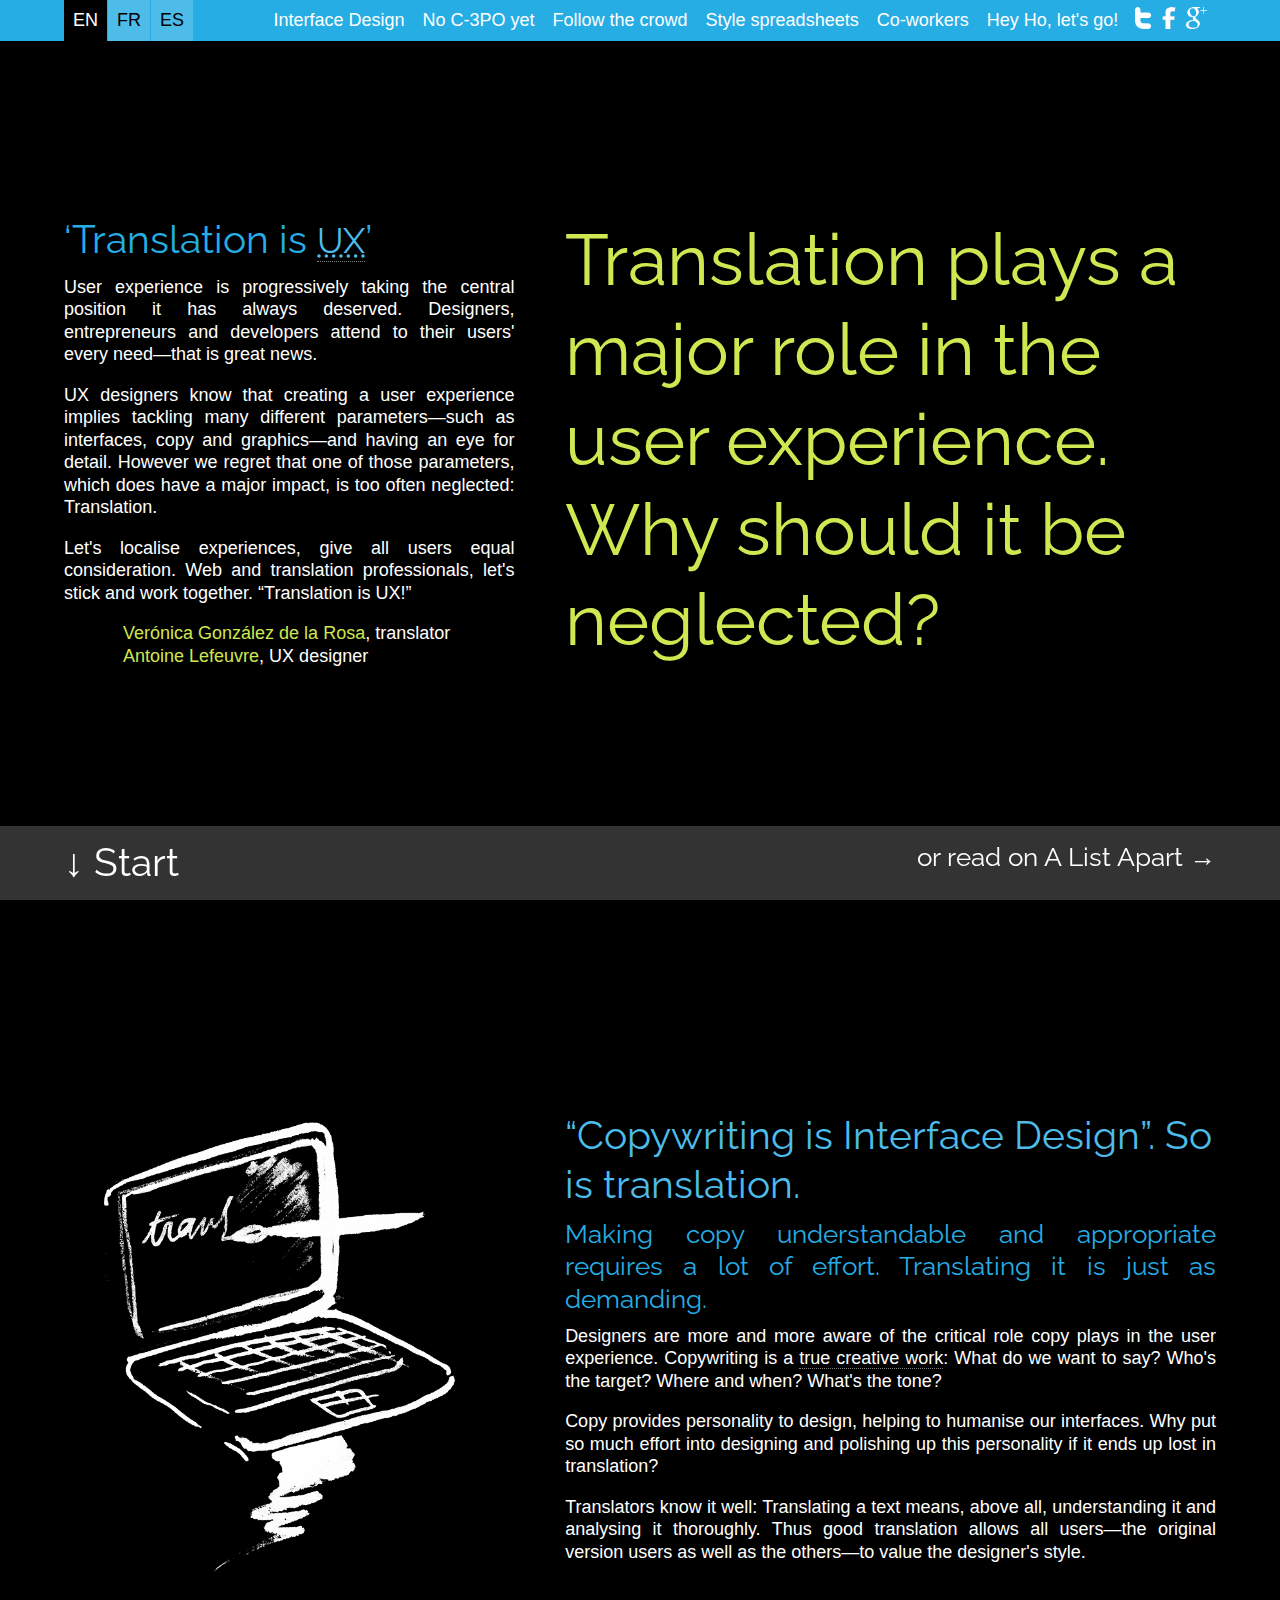
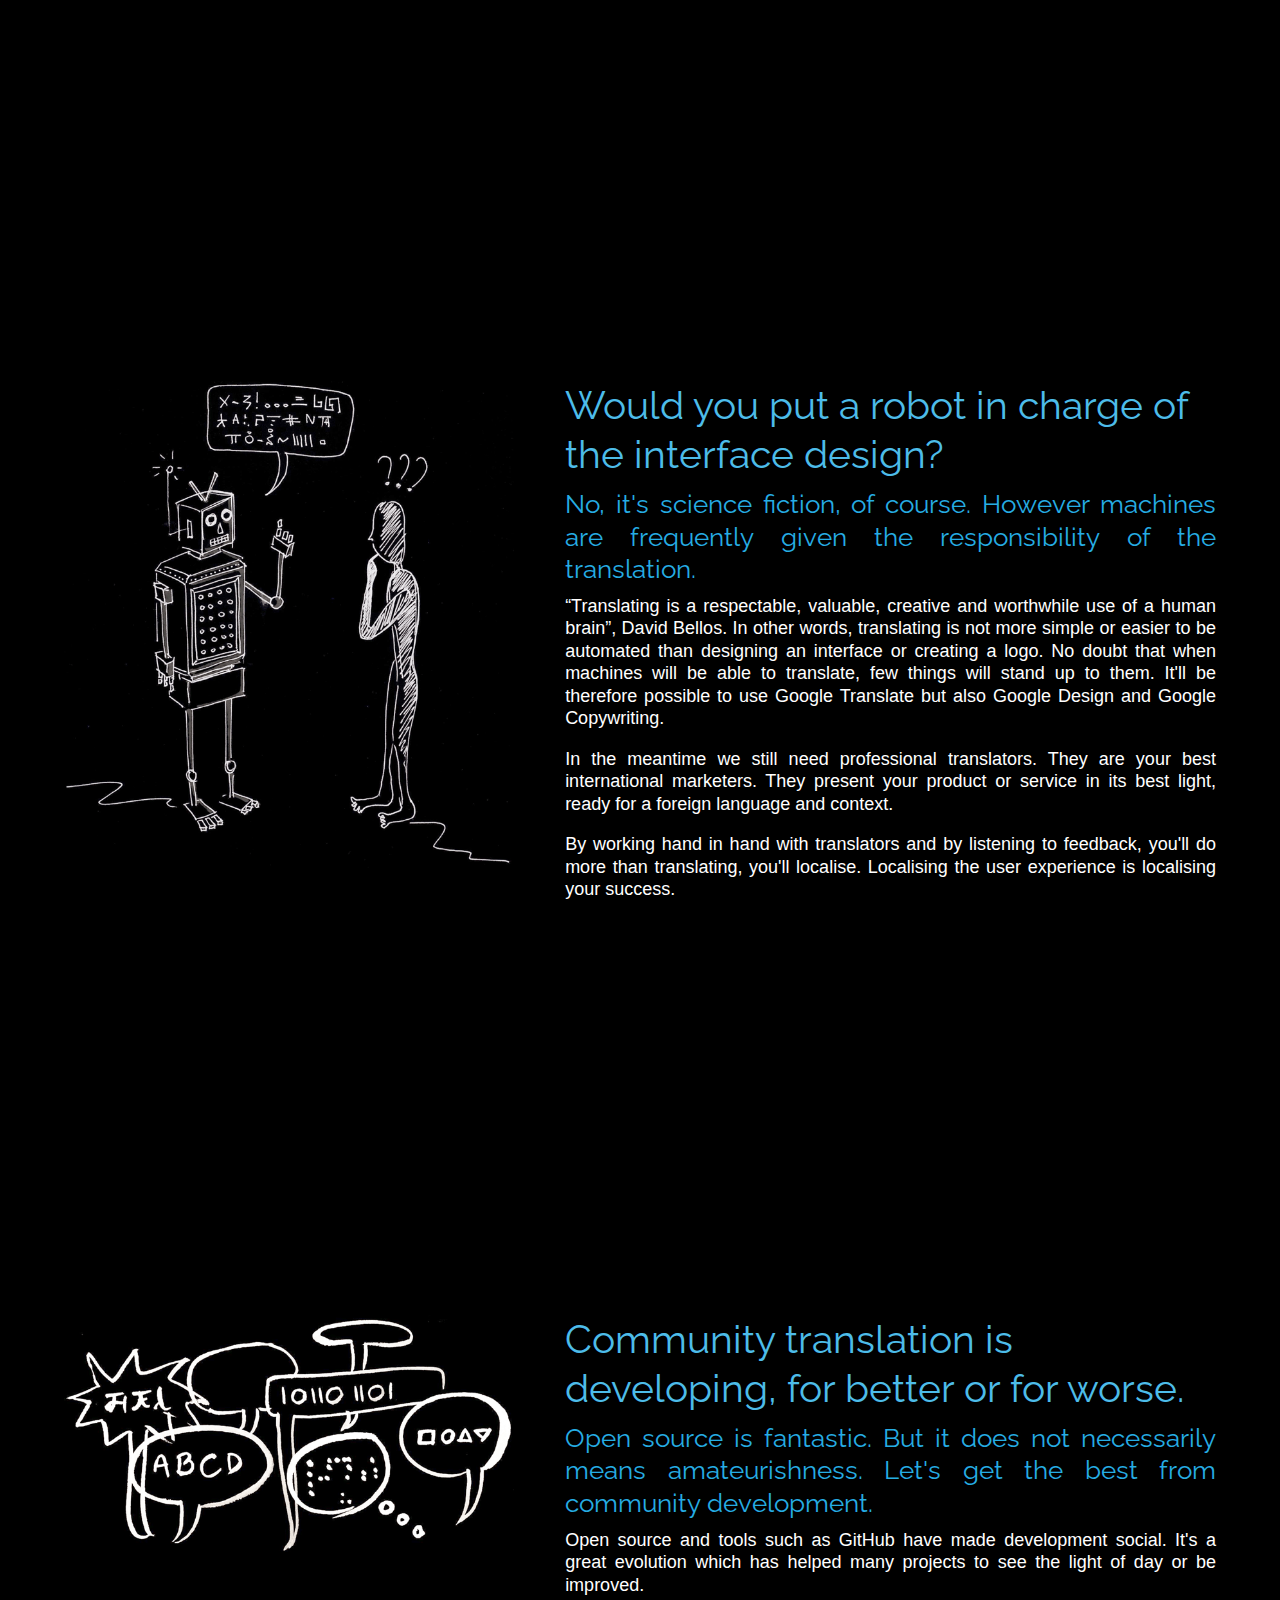
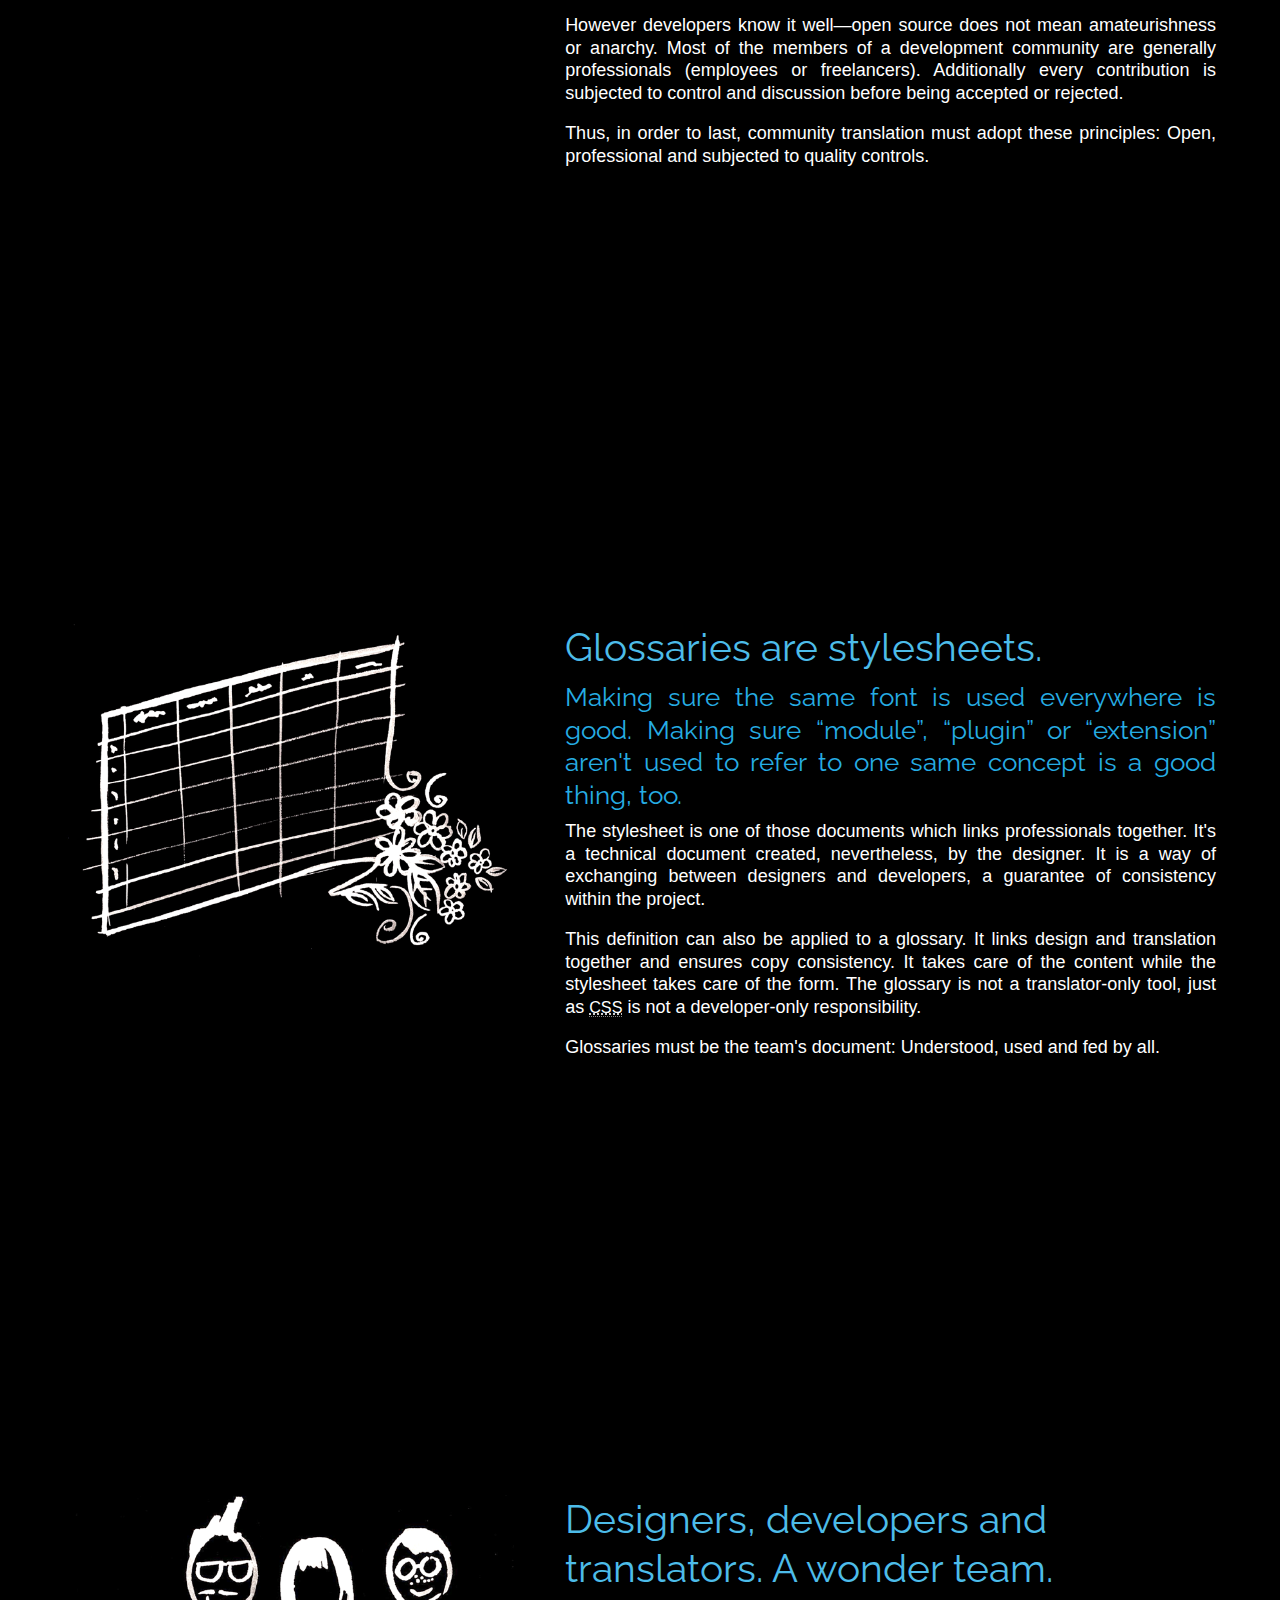
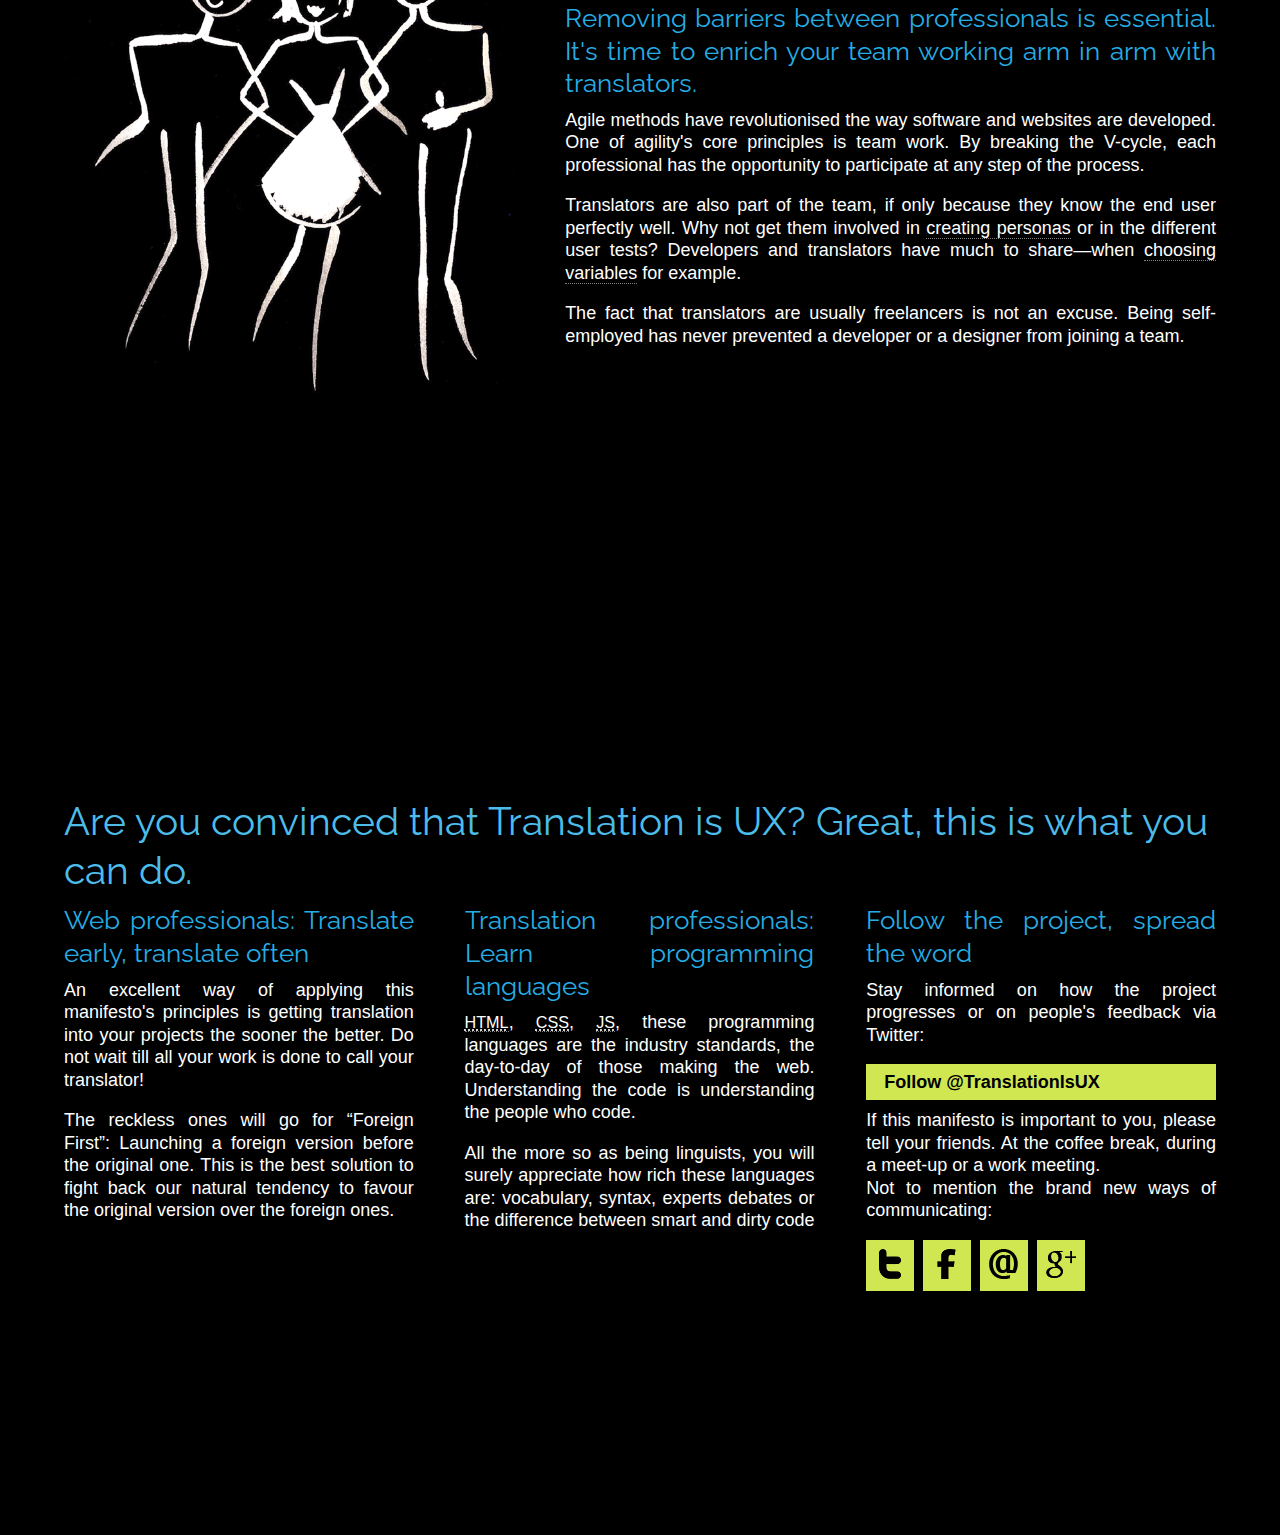
<file: index.html>
﻿<!DOCTYPE html>

<!-- paulirish.com/2008/conditional-stylesheets-vs-css-hacks-answer-neither/ -->
<!--[if lt IE 7]> <html class="no-js lt-ie9 lt-ie8 lt-ie7" lang="en"> <![endif]-->
<!--[if IE 7]>    <html class="no-js lt-ie9 lt-ie8" lang="en"> <![endif]-->
<!--[if IE 8]>    <html class="no-js lt-ie9" lang="en"> <![endif]-->
<!--[if gt IE 8]><!--> <html lang="en"> <!--<![endif]-->
<head>
	<meta charset="utf-8" />

	<!-- Set the viewport width to device width for mobile -->
	<meta name="viewport" content="width=device-width" />
  <meta property="og:image" content="images/logo.png"/>

	<title>'Translation is UX' — Translation plays a major role in the user experience. Why should it be neglected?</title>

	<!-- Included CSS Files -->
	<link rel="stylesheet" type="text/css" href="stylesheets/style.css">
  <link rel="stylesheet" type="text/css" href="http://fonts.googleapis.com/css?family=Raleway:100"><!-- preferred to the Javascript import method after some issues -->

	<!--[if lt IE 9]>
		<link rel="stylesheet" href="stylesheets/ie.css">
	<![endif]-->


	<!-- IE Fix for HTML5 Tags -->
	<!--[if lt IE 9]>
		<script src="http://html5shiv.googlecode.com/svn/trunk/html5.js"></script>
	<![endif]-->

  <script type="text/javascript">
  var _gaq = _gaq || [];
  _gaq.push(['_setAccount', 'UA-32173499-1']);
  _gaq.push(['_trackPageview']);

  (function() {
    var ga = document.createElement('script'); ga.type = 'text/javascript'; ga.async = true;
    ga.src = ('https:' == document.location.protocol ? 'https://ssl' : 'http://www') + '.google-analytics.com/ga.js';
    var s = document.getElementsByTagName('script')[0]; s.parentNode.insertBefore(ga, s);
  })();
  </script>
</head>
<body data-grid-color="white" data-grid-zindex="9999">

  <header>
    <div class="row">
      <nav id="versions" class="columns">
        <ul>
          <li class="current"><a href="index.html" title="English version">EN</a></li>
          <li><a href="fr.html" title="Version française">FR</a></li>
          <li><a href="es.html" title="Versión española">ES</a></li>
        </ul>
      </nav>
      <nav id="menu" class="columns hide-on-phones hide-on-portrait-tablets">
        <ul>
          <li class="current">
            <a href="#article1">Translation is UX</a>
          </li>
          <li>
            <a href="#article2">Interface Design</a>
          </li>
          <li>
            <a href="#article3">No C-3PO yet</a>
          </li>
          <li>
            <a href="#article4">Follow the crowd</a>
          </li>
          <li>
            <a href="#article5">Style spreadsheets</a>
          </li>
          <li>
            <a href="#article6">Co-workers</a>
          </li>
          <li>
            <a href="#article7">Hey Ho, let's go! <img src="images/twitter-white.png" alt="Twitter" /> <img src="images/facebook-white.png" alt="Facebook" /> <img src="images/google-white.png" alt="Google+" /></a>
          </li>
        </ul>
      </nav>
    </div>
  </header>

  <article id="article1" class="row">
    <div class="content">
      <div class="five columns">
        <h1>‘Translation is <abbr title="User eXperience">UX</abbr>’</h1>
        <p>User experience is progressively taking the central position it has always deserved. Designers, entrepreneurs and developers attend to their users' every need—that is great news.</p>
        <p>UX designers know that creating a user experience implies tackling many different parameters—such as interfaces, copy and graphics—and having an eye for detail. However we regret that one of those parameters, which does have a major impact, is too often neglected: Translation.</p>
        <p>Let's localise experiences, give all users equal consideration. Web and translation professionals, let's stick and work together. “Translation is UX!”</p>
        <p class="offset-by-one"><a href="http://twitter.com/vgdelarosa" target="_blank">Verónica González de la Rosa</a>, translator<br />
           <a href="http://twitter.com/jiraisurfer" target="_blank">Antoine Lefeuvre</a>, UX designer</p>
      </div>
      <div class="seven columns hide-on-phones">
        <h3>Translation plays a major role in the user experience. Why should it be neglected?</h3>
      </div>
    </div>
  </article>

  <article id="article2" class="row">
    <div class="content">
      <div class="five columns">
        <img src="images/article2.png" alt="“Copywriting is Interface Design”</a>. So is translation. Illustration &copy; Perrine Lefeuvre" />
      </div>
      <div class="seven columns">
        <h2><a href="http://gettingreal.37signals.com/ch09_Copywriting_is_Interface_Design.php" target="_blank">“Copywriting is Interface Design”</a>. So is translation.</h2>
        <h3>Making copy understandable and appropriate requires a lot of effort. Translating it is just as demanding.</h3>
        <p>Designers are more and more aware of the critical role copy plays in the user experience. Copywriting is a <a href="http://blog.intercom.io/writing-an-interface/" target="_blank">true creative work</a>: What do we want to say? Who's the target? Where and when? What's the tone?</p>
        <p>Copy provides personality to design, helping to humanise our interfaces. Why put so much effort into designing and polishing up this personality if it ends up lost in translation?</p>
        <p>Translators know it well: Translating a text means, above all, understanding it and analysing it thoroughly. Thus good translation allows all users—the original version users as well as the others—to value the designer's style.</p>
      </div>
    </div>
  </article>

  <article id="article3" class="row">
    <div class="content">
      <div class="five columns">
        <img src="images/article3.png" alt="Would you put a robot in charge of the interface design? Illustration &copy; Perrine Lefeuvre" />
      </div>
      <div class="seven columns">
        <h2>Would you put a robot in charge of the interface design?</h2>
        <h3>No, it's science fiction, of course. However machines are frequently given the responsibility of the translation.</h3>
        <p>“Translating is a respectable, valuable, creative and worthwhile use of a human brain”, David Bellos. In other words, translating is not more simple or easier to be automated than designing an interface or creating a logo. No doubt that when machines will be able to translate, few things will stand up to them. It'll be therefore possible to use Google Translate but also Google Design and Google Copywriting.</p>
        <p>In the meantime we still need professional translators. They are your best international marketers. They present your product or service in its best light, ready for a foreign language and context.</p>
        <p>By working hand in hand with translators and by listening to feedback, you'll do more than translating, you'll localise. Localising the user experience is localising your success.</p>
      </div>
    </div>
  </article>

  <article id="article4" class="row">
    <div class="content">
      <div class="five columns">
        <img src="images/article4.png" alt="Community translation is developing. For better or for worse. Illustration &copy; Perrine Lefeuvre" />
      </div>
      <div class="seven columns">
        <h2>Community translation is developing, for better or for worse.</h2>
        <h3>Open source is fantastic. But it does not necessarily means amateurishness. Let's get the best from community development.</h3>
        <p>Open source and tools such as GitHub have made development social. It's a great evolution which has helped many projects to see the light of day or be improved.</p>
        <p>However developers know it well—open source does not mean amateurishness or anarchy. Most of the members of a development community are generally professionals (employees or freelancers). Additionally every contribution is subjected to control and discussion before being accepted or rejected.</p>
        <p>Thus, in order to last, community translation must adopt these principles: Open, professional and subjected to quality controls.</p>
      </div>
    </div>
  </article>

  <article id="article5" class="row">
    <div class="content">
      <div class="five columns">
        <img src="images/article5.png" alt="Glossaries are stylesheets. Illustration &copy; Perrine Lefeuvre" />
      </div>
      <div class="seven columns">
        <h2>Glossaries are stylesheets.</h2>
        <h3>Making sure the same font is used everywhere is good. Making sure “module”, “plugin” or “extension” aren't used to refer to one same concept is a good thing, too.</h3>
        <p>The stylesheet is one of those documents which links professionals together. It's a technical document created, nevertheless, by the designer. It is a way of exchanging between designers and developers, a guarantee of consistency within the project.</p>
        <p>This definition can also be applied to a glossary. It links design and translation together and ensures copy consistency. It takes care of the content while the stylesheet takes care of the form. The glossary is not a translator-only tool, just as <abbr title="Cascading Style Sheets">CSS</abbr> is not a developer-only responsibility.</p>
        <p>Glossaries must be the team's document: Understood, used and fed by all.</p>
      </div>
    </div>
  </article>

  <article id="article6" class="row">
    <div class="content">
      <div class="five columns">
        <img src="images/article6.png" alt="Designers, developers and translators. A wonder team. Illustration &copy; Perrine Lefeuvre" />
      </div>
      <div class="seven columns">
        <h2>Designers, developers and translators. A wonder team.</h2>
        <h3>Removing barriers between professionals is essential. It's time to enrich your team working arm in arm with translators.</h3>
        <p>Agile methods have revolutionised the way software and websites are developed. One of agility's core principles is team work. By breaking the V-cycle, each professional has the opportunity to participate at any step of the process.</p>
        <p>Translators are also part of the team, if only because they know the end user perfectly well. Why not get them involved in <a href="http://www.moravia.com/en/knowledge-center/localization-best-practices/localized-user-persona-concept/" target="_blank">creating personas</a> or in the different user tests? Developers and translators have much to share—when <a href="http://www.cooper.com/journal/2009/08/insert_title_here_or_variables_in_interface_language.html" target="_blank">choosing variables</a> for example.</p>
        <p>The fact that translators are usually freelancers is not an excuse. Being self-employed has never prevented a developer or a designer from joining a team.</p>
      </div>
    </div>
  </article>

  <article id="article7" class="row">
    <div class="content">
      <div class="row">
        <div class="twelve columns">
          <h2>Are you convinced that Translation is UX? Great, this is what you can do.</h2>
        </div>
      </div>
      <div class="row">
        <div class="four columns">
          <h3>Web professionals: Translate early, translate often</h3>
          <p>An excellent way of applying this manifesto's principles is getting translation into your projects the sooner the better. Do not wait till all your work is done to call your translator!</p>
          <p>The reckless ones will go for “Foreign First”: Launching a foreign version before the original one. This is the best solution to fight back our natural tendency to favour the original version over the foreign ones.</p>
        </div>
        <div class="four columns">
          <h3>Translation professionals: Learn programming languages</h3>
          <p><abbr title="HyperText Markup Language">HTML</abbr>, <abbr title="Cascading Style Sheets">CSS</abbr>, <abbr title="JavaScript">JS</abbr>, these programming languages are the industry standards, the day-to-day of those making the web. Understanding the code is understanding the people who code.</p>
          <p>All the more so as being linguists, you will surely appreciate how rich these languages are: vocabulary, syntax, experts debates or the difference between smart and dirty code</p>
        </div>
        <div class="four columns">
          <h3>Follow the project, spread the word</h3>
          <p>Stay informed on how the project progresses or on people's feedback via Twitter:</p>
          <a id="follow" href="http://twitter.com/TranslationIsUX" target="_blank">Follow @TranslationIsUX</a>
          <p>If this manifesto is important to you, please tell your friends. At the coffee break, during a meet-up or a work meeting.<br />
          Not to mention the brand new ways of communicating:</p>
          <ul id="callstoaction">
            <li><a href="http://twitter.com/intent/tweet?text=Manifesto%20@TranslationIsUX:%20Translation%20plays%20a%20major%20role%20in%20the%20user%20experience.%20Why%20should%20it%20be%20neglected?&url=http://www.TranslationIsUX.com" title="Tweet this manifesto" target="_blank"><img src="images/twitter.png" alt="Twitter" /></a></li>
            <li><a href="http://www.facebook.com/share.php?u=http%3A%2F%2FTranslationIsUX.com" title="Share on Facebook" target="_blank"><img src="images/facebook.png" alt="Facebook" /></a></li>
            <li><a href="mailto:?subject=Translation%20is%20UX%20manifesto&body=http%3A%2F%2FTranslationIsUX.com" title="Email this manifesto"><img src="images/email.png" alt="Email" /></a></li>
            <li><a href="http://plus.google.com/share?url=http%3A%2F%2FTranslationIsUX.com" title="Share on Google+" target="_blank"><img src="images/google.png" alt="Google+" /></a></li>
          </ul>
        </div>
      </div>
    </div>
  </article>

  <span id="garcon-a-slideshow-please"></span>

  <footer>
    <div class="row">
      <a href="#" class="down eight columns">&darr; <span class="start">Start</span><span class="next">Next</span></a>
      <div class="credits eight columns">2012 <a href="http://creativecommons.org/licenses/by-sa/3.0/deed.en" target="_blank">CC BY-SA</a>, <a href="http://twitter.com/vgdelarosa" target="_blank">VG de la Rosa</a> and <a href="http://twitter.com/jiraisurfer" target="_blank">A Lefeuvre</a> - Illustrations &copy; Perrine Lefeuvre</div>
      <a href="http://alistapart.com/article/translation-is-ux" target="_blank" class="slideshare four columns">or read on A List Apart &rarr;</a>
      <a href="#article1" class="top four columns">Back to top &uarr;</a>
    </div>
  </footer>

	<!-- Included JS Files -->
	<script src="javascripts/jquery.min.js"></script>
	<script src="javascripts/modernizr.foundation.js"></script>
  <script src="javascripts/jquery.nav.min.js"></script>
	<script src="javascripts/custom.js"></script>

</body>
</html>
</file>
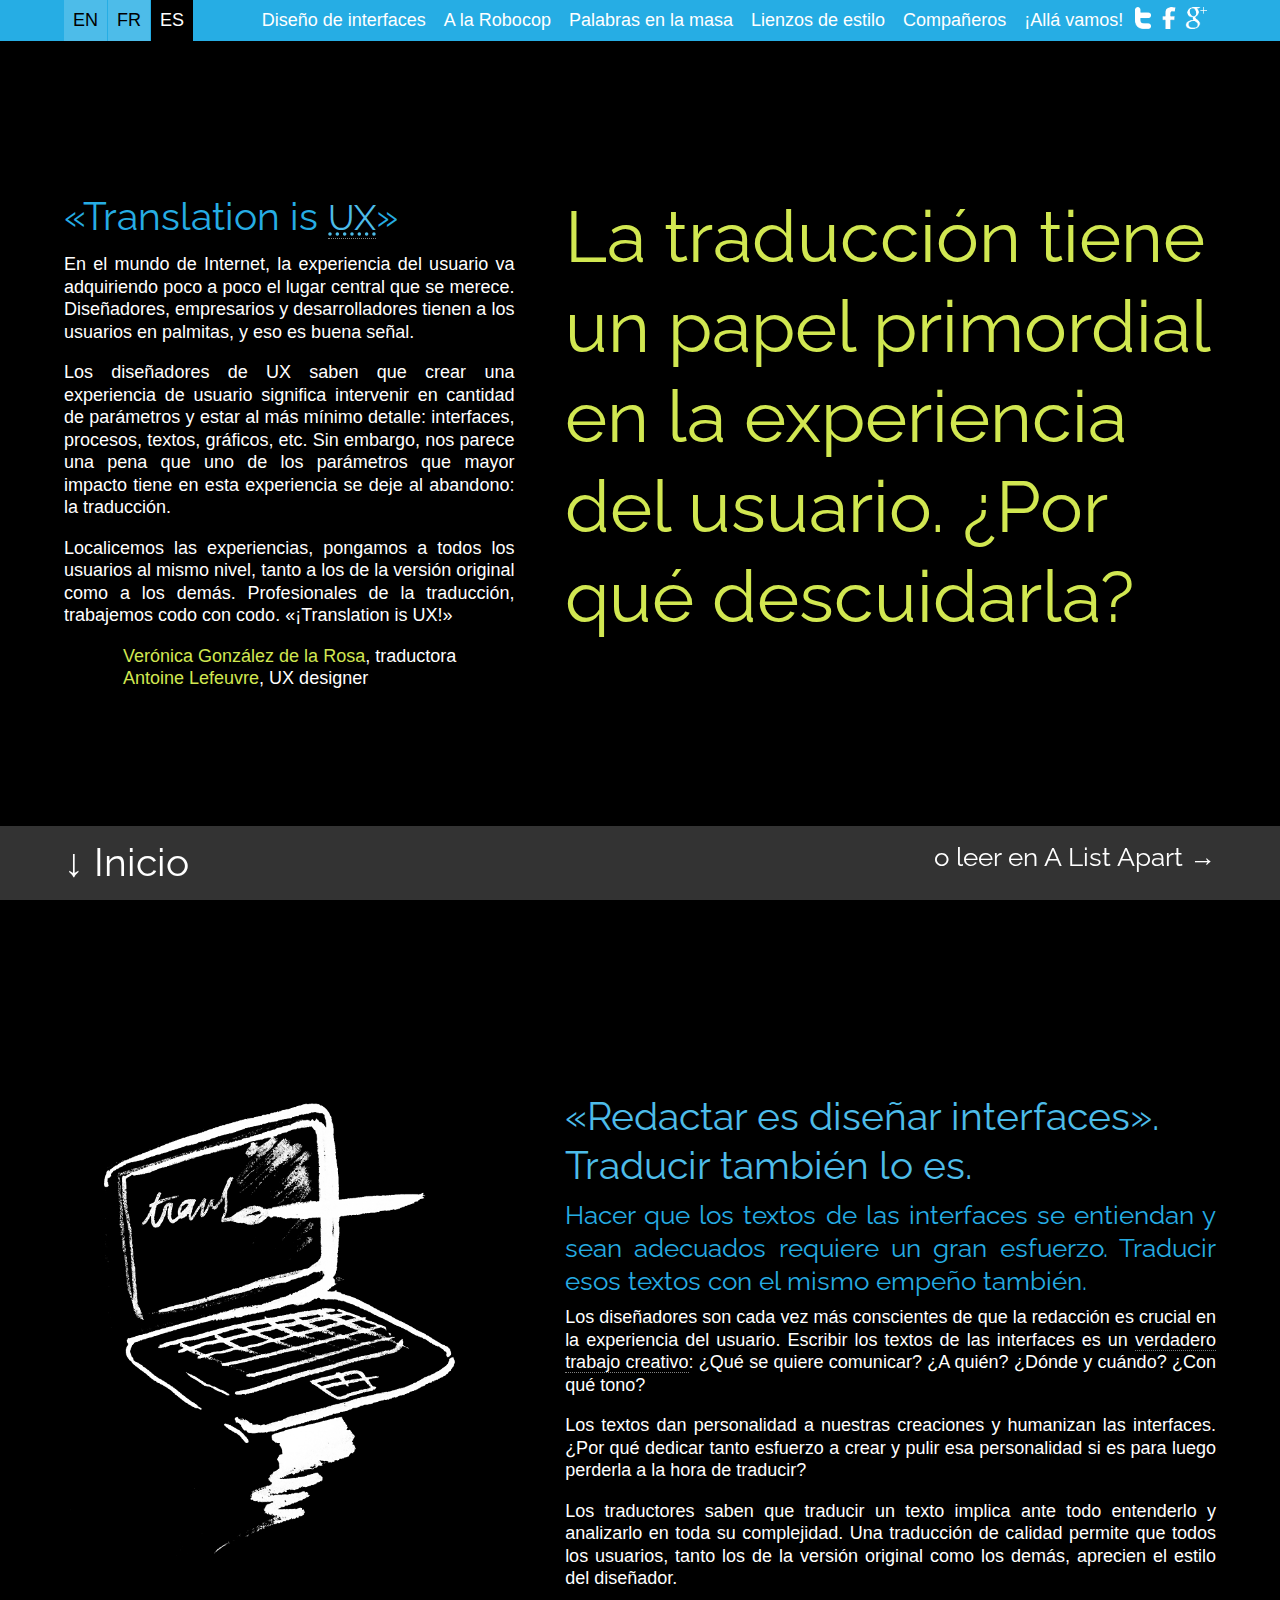
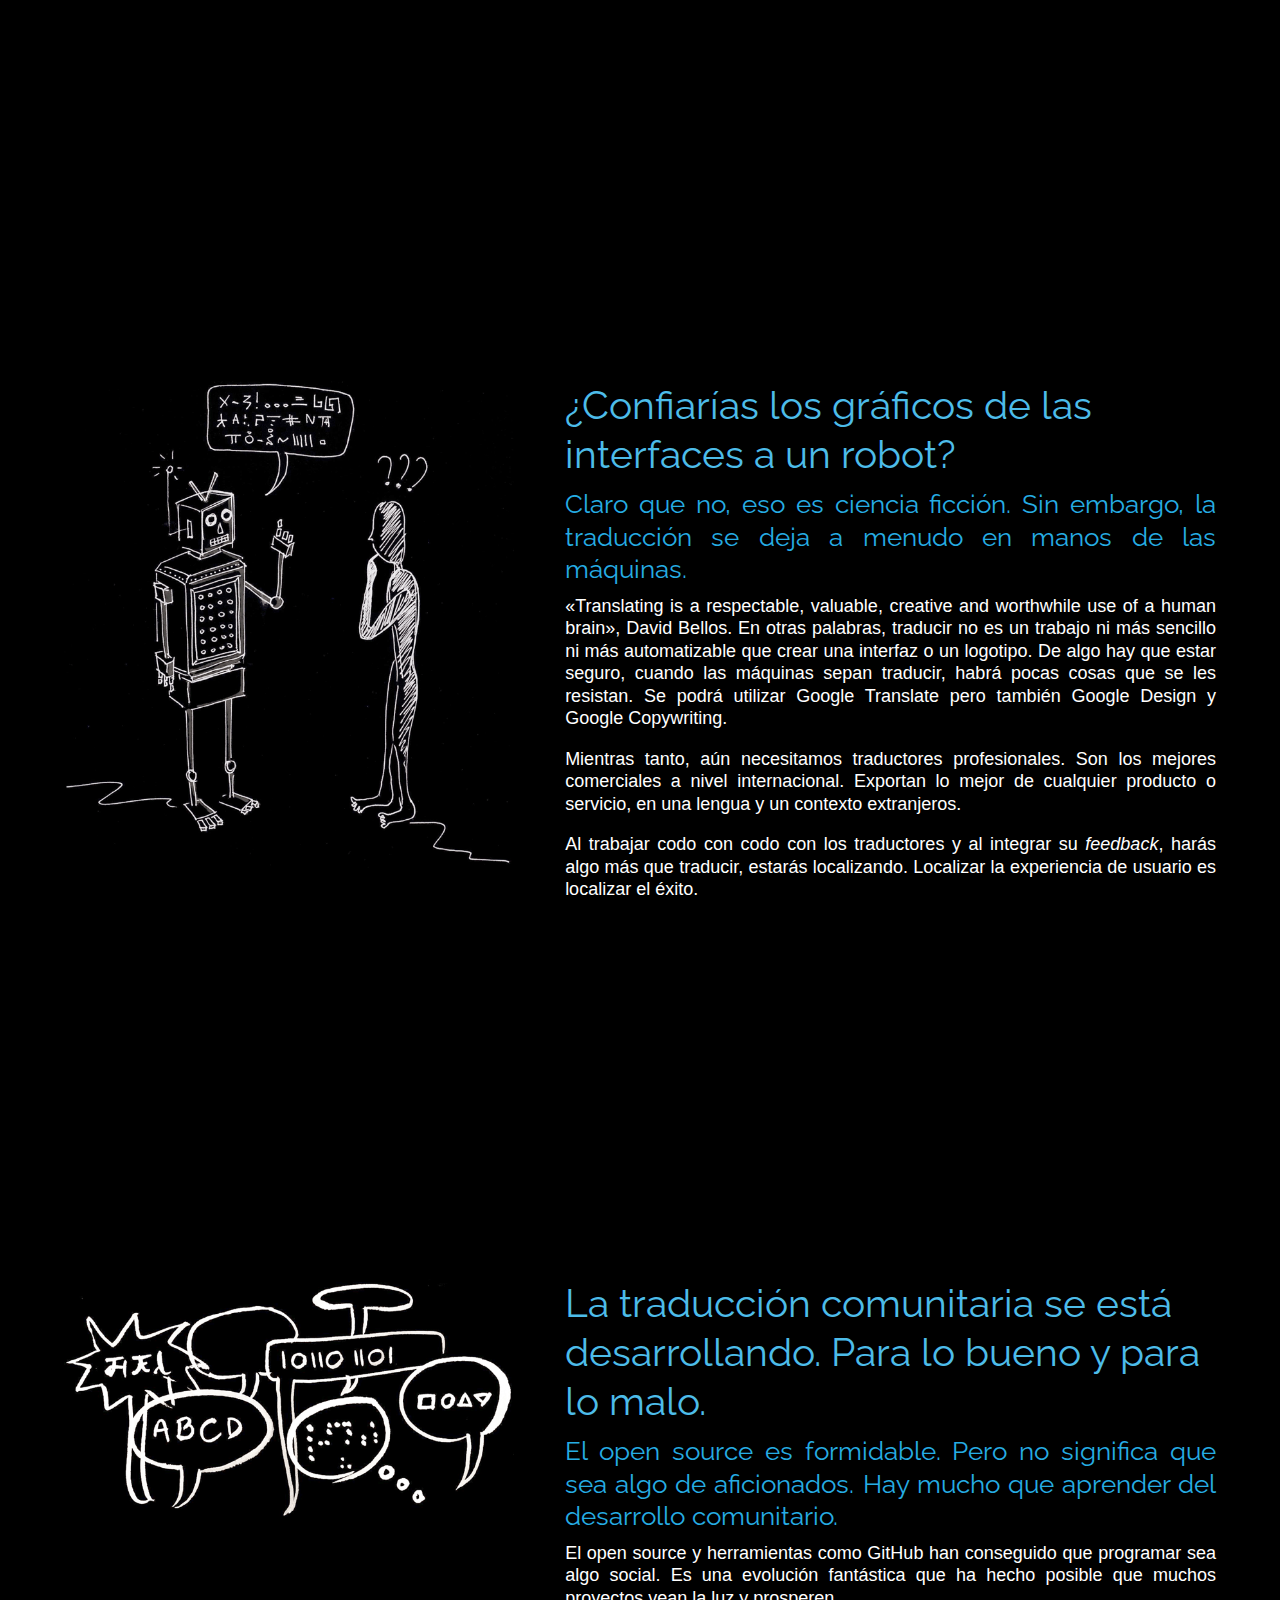
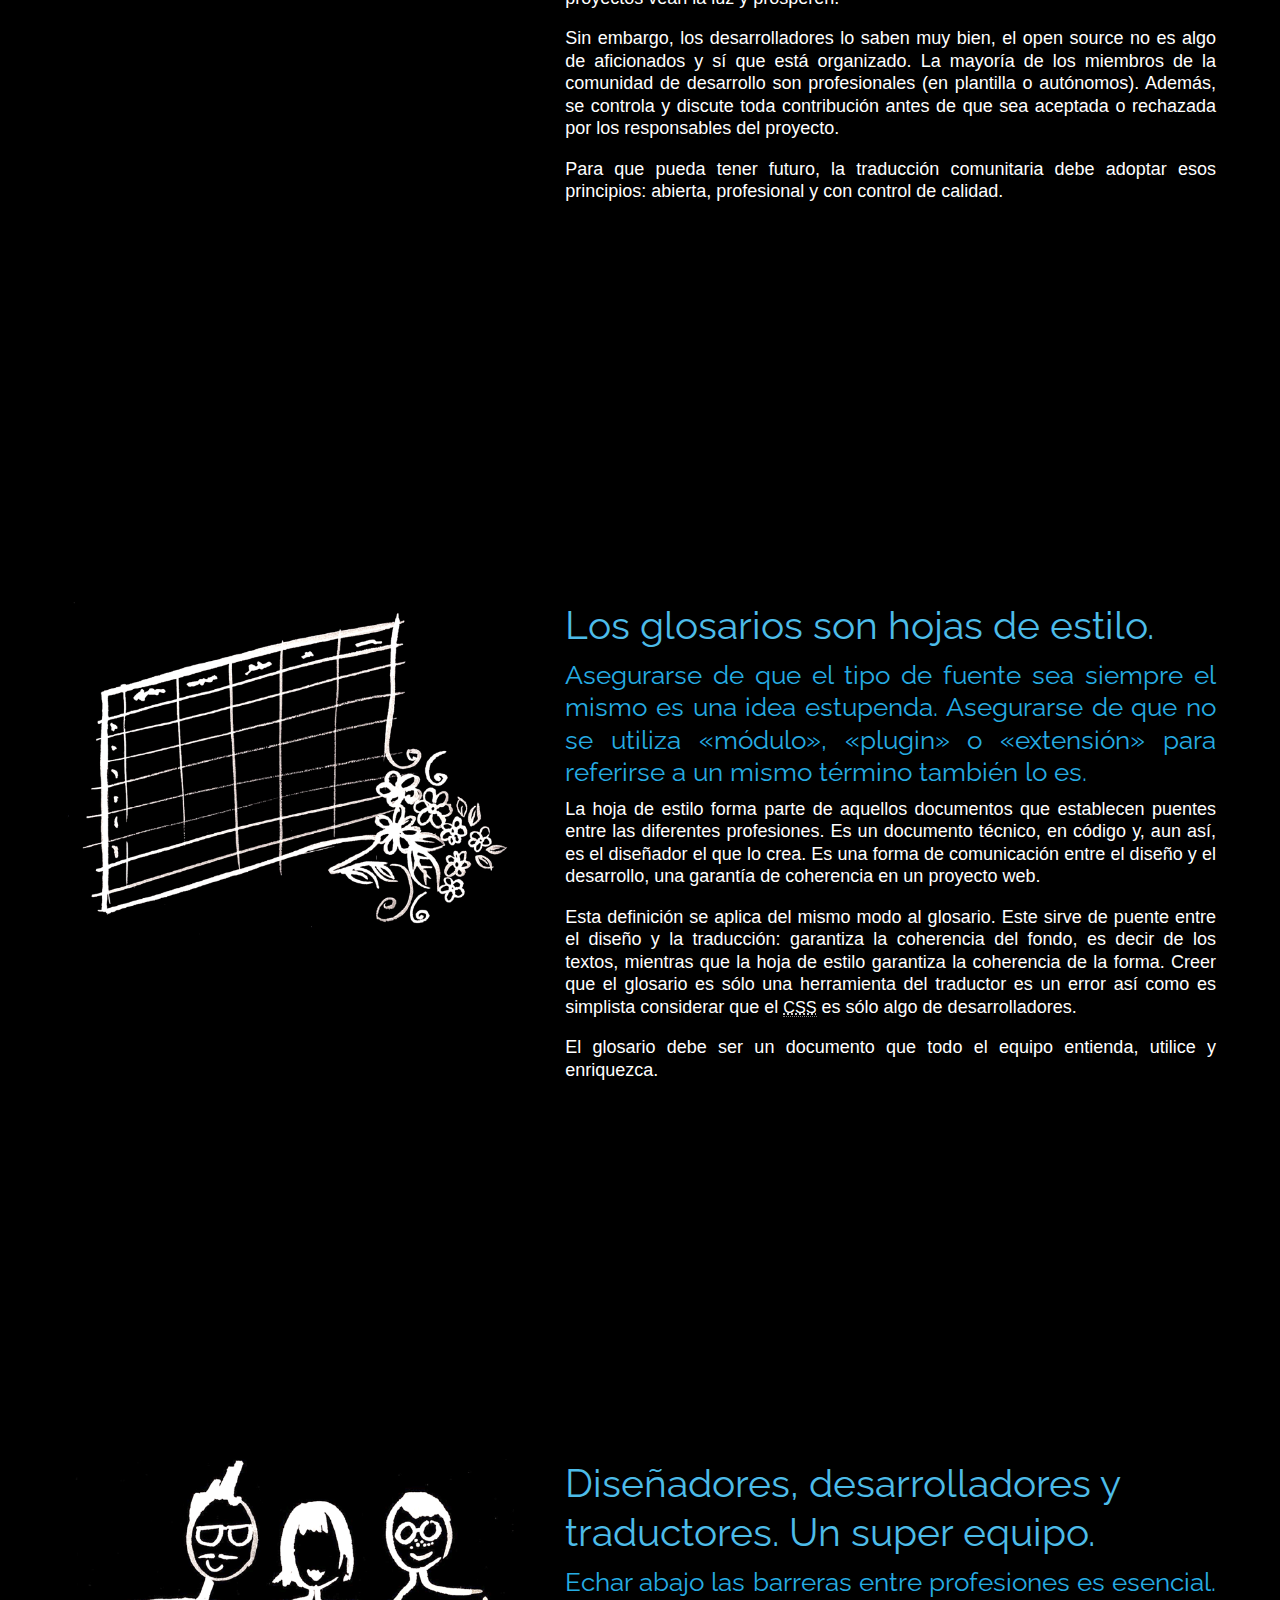
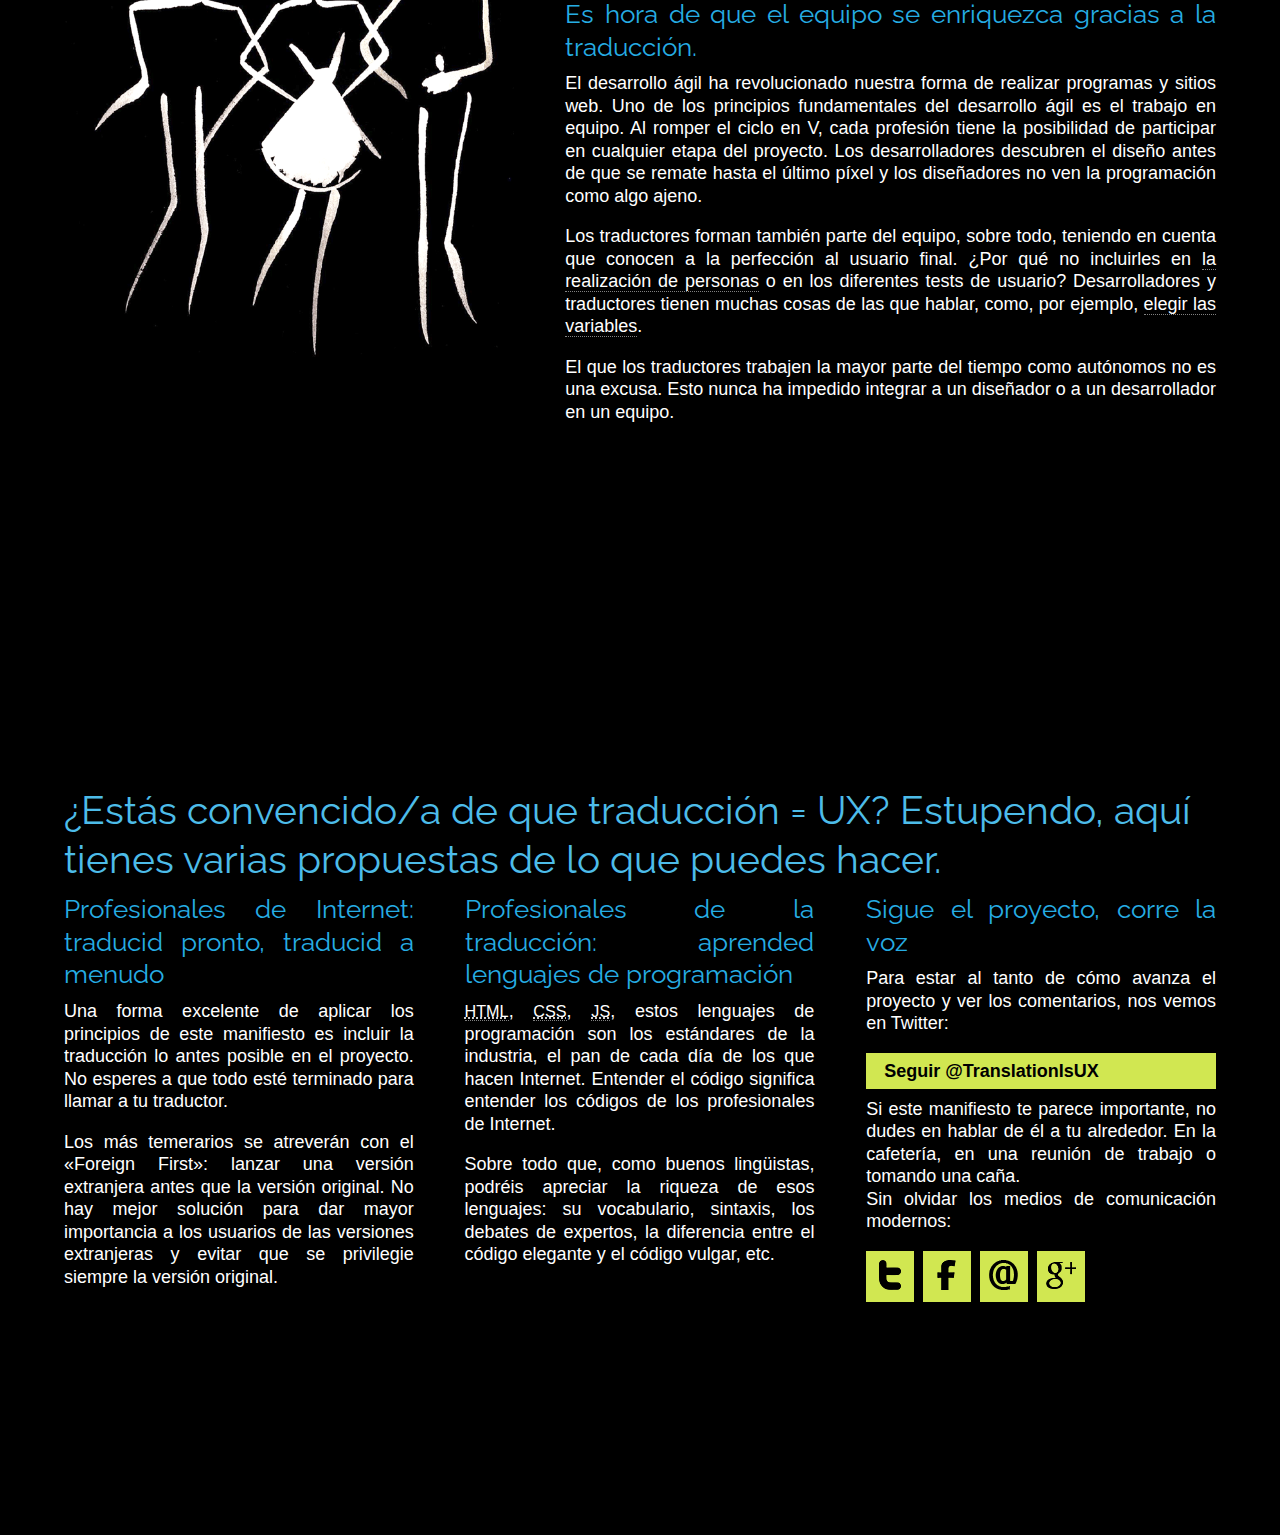
<file: es.html>
﻿<!DOCTYPE html>

<!-- paulirish.com/2008/conditional-stylesheets-vs-css-hacks-answer-neither/ -->
<!--[if lt IE 7]> <html class="no-js lt-ie9 lt-ie8 lt-ie7" lang="en"> <![endif]-->
<!--[if IE 7]>    <html class="no-js lt-ie9 lt-ie8" lang="en"> <![endif]-->
<!--[if IE 8]>    <html class="no-js lt-ie9" lang="en"> <![endif]-->
<!--[if gt IE 8]><!--> <html lang="en"> <!--<![endif]-->
<head>
  <meta charset="utf-8" />

  <!-- Set the viewport width to device width for mobile -->
  <meta name="viewport" content="width=device-width" />
  <meta property="og:image" content="images/logo.png"/>

  <title>Translation is UX — La traducción tiene un papel primordial en la experiencia del usuario. ¿Por qué descuidarla?</title>

  <!-- Included CSS Files -->
  <link rel="stylesheet" type="text/css" href="stylesheets/style.css">
  <link rel="stylesheet" type="text/css" href="http://fonts.googleapis.com/css?family=Raleway:100"><!-- preferred to the Javascript import method after some issues -->

  <!--[if lt IE 9]>
    <link rel="stylesheet" href="stylesheets/ie.css">
  <![endif]-->


  <!-- IE Fix for HTML5 Tags -->
  <!--[if lt IE 9]>
    <script src="http://html5shiv.googlecode.com/svn/trunk/html5.js"></script>
  <![endif]-->

  <script type="text/javascript">
  var _gaq = _gaq || [];
  _gaq.push(['_setAccount', 'UA-32173499-1']);
  _gaq.push(['_trackPageview']);

  (function() {
    var ga = document.createElement('script'); ga.type = 'text/javascript'; ga.async = true;
    ga.src = ('https:' == document.location.protocol ? 'https://ssl' : 'http://www') + '.google-analytics.com/ga.js';
    var s = document.getElementsByTagName('script')[0]; s.parentNode.insertBefore(ga, s);
  })();
  </script>
</head>
<body data-grid-color="white" data-grid-zindex="9999">

  <header>
    <div class="row">
      <nav id="versions" class="columns">
        <ul>
          <li><a href="index.html" title="English version">EN</a></li>
          <li><a href="fr.html" title="Version française">FR</a></li>
          <li class="current"><a href="es.html" title="Versión española">ES</a></li>
        </ul>
      </nav>
      <nav id="menu" class="columns hide-on-phones hide-on-portrait-tablets">
        <ul>
          <li class="current">
            <a href="#article1">Translation is UX</a>
          </li>
          <li>
            <a href="#article2">Diseño de interfaces</a>
          </li>
          <li>
            <a href="#article3">A la Robocop</a>
          </li>
          <li>
            <a href="#article4">Palabras en la masa</a>
          </li>
          <li>
            <a href="#article5">Lienzos de estilo</a>
          </li>
          <li>
            <a href="#article6">Compañeros</a>
          </li>
          <li>
            <a href="#article7">¡Allá vamos!<img src="images/twitter-white.png" alt="Twitter" /> <img src="images/facebook-white.png" alt="Facebook" /> <img src="images/google-white.png" alt="Google+" /></a>
          </li>
        </ul>
      </nav>
    </div>
  </header>

  <article id="article1" class="row">
    <div class="content">
      <div class="five columns">
        <h1>«Translation is <abbr title="User eXperience">UX</abbr>»</h1>
        <p>En el mundo de Internet, la experiencia del usuario va adquiriendo poco a poco el lugar central que se merece. Diseñadores, empresarios y desarrolladores tienen a los usuarios en palmitas, y eso es buena señal.</p>
        <p>Los diseñadores de UX saben que crear una experiencia de usuario significa intervenir en cantidad de parámetros y estar al más mínimo detalle: interfaces, procesos, textos, gráficos, etc. Sin embargo, nos parece una pena que uno de los parámetros que mayor impacto tiene en esta experiencia se deje al abandono: la traducción.</p>
        <p>Localicemos las experiencias, pongamos a todos los usuarios al mismo nivel, tanto a los de la versión original como a los demás. Profesionales de la traducción, trabajemos codo con codo. «¡Translation is UX!»</p>
        <p class="offset-by-one"><a href="http://twitter.com/vgdelarosa" target="_blank">Verónica González de la Rosa</a>, traductora<br />
           <a href="http://twitter.com/jiraisurfer" target="_blank">Antoine Lefeuvre</a>, UX designer</p>
      </div>
      <div class="seven columns hide-on-phones">
        <h3>La traducción tiene un papel primordial en la experiencia del usuario. ¿Por qué descuidarla?</h3>
      </div>
    </div>
  </article>

  <article id="article2" class="row">
    <div class="content">
      <div class="five columns">
        <img src="images/article2.png" alt="«Redactar es diseñar interfaces». Traducir también lo es. Ilustración &copy; Perrine Lefeuvre" />
      </div>
      <div class="seven columns">
        <h2><a href="http://gettingreal.37signals.com/ch09_Copywriting_is_Interface_Design.php" target="_blank">«Redactar es diseñar interfaces»</a>. Traducir también lo es.</h2>
        <h3>Hacer que los textos de las interfaces se entiendan y sean adecuados requiere un gran esfuerzo. Traducir esos textos con el mismo empeño también.</h3>
        <p>Los diseñadores son cada vez más conscientes de que la redacción es crucial en la experiencia del usuario. Escribir los textos de las interfaces es un <a href="http://blog.intercom.io/writing-an-interface/" target="_blank">verdadero trabajo creativo</a>: ¿Qué se quiere comunicar? ¿A quién? ¿Dónde y cuándo? ¿Con qué tono?</p>
        <p>Los textos dan personalidad a nuestras creaciones y humanizan las interfaces. ¿Por qué dedicar tanto esfuerzo a crear y pulir esa personalidad si es para luego perderla a la hora de traducir?</p>
        <p>Los traductores saben que traducir un texto implica ante todo entenderlo y analizarlo en toda su complejidad. Una traducción de calidad permite que todos los usuarios, tanto los de la versión original como los demás, aprecien el estilo del diseñador.</p>
      </div>
    </div>
  </article>

  <article id="article3" class="row">
    <div class="content">
      <div class="five columns">
        <img src="images/article3.png" alt="¿Confiarías los gráficos de las interfaces a un robot? Ilustración &copy; Perrine Lefeuvre" />
      </div>
      <div class="seven columns">
        <h2>¿Confiarías los gráficos de las interfaces a un robot?</h2>
        <h3>Claro que no, eso es ciencia ficción. Sin embargo, la traducción se deja a menudo en manos de las máquinas.</h3>
        <p>«Translating is a respectable, valuable, creative and worthwhile use of a human brain», David Bellos. En otras palabras, traducir no es un trabajo ni más sencillo ni más automatizable que crear una interfaz o un logotipo. De algo hay que estar seguro, cuando las máquinas sepan traducir, habrá pocas cosas que se les resistan. Se podrá utilizar Google Translate pero también Google Design y Google Copywriting.</p>
        <p>Mientras tanto, aún necesitamos traductores profesionales. Son los mejores comerciales a nivel internacional. Exportan lo mejor de cualquier producto o servicio, en una lengua y un contexto extranjeros.</p>
        <p>Al trabajar codo con codo con los traductores y al integrar su <em>feedback</em>, harás algo más que traducir, estarás localizando. Localizar la experiencia de usuario es localizar el éxito.</p>
      </div>
    </div>
  </article>

  <article id="article4" class="row">
    <div class="content">
      <div class="five columns">
        <img src="images/article4.png" alt="La traducción comunitaria se está desarrollando. Para lo bueno y para lo malo. Ilustración &copy; Perrine Lefeuvre" />
      </div>
      <div class="seven columns">
        <h2>La traducción comunitaria se está desarrollando. Para lo bueno y para lo malo.</h2>
        <h3>El open source es formidable. Pero no significa que sea algo de aficionados. Hay mucho que aprender del desarrollo comunitario.</h3>
        <p>El open source y herramientas como GitHub han conseguido que programar sea algo social. Es una evolución fantástica que ha hecho posible que muchos proyectos vean la luz y prosperen.</p>
        <p>Sin embargo, los desarrolladores lo saben muy bien, el open source no es algo de aficionados y sí que está organizado. La mayoría de los miembros de la comunidad de desarrollo son profesionales (en plantilla o autónomos). Además, se controla y discute toda contribución antes de que sea aceptada o rechazada por los responsables del proyecto.</p>
        <p>Para que pueda tener futuro, la traducción comunitaria debe adoptar esos principios: abierta, profesional y con control de calidad.</p>
      </div>
    </div>
  </article>

  <article id="article5" class="row">
    <div class="content">
      <div class="five columns">
        <img src="images/article5.png" alt="Los glosarios son hojas de estilo. Ilustración &copy; Perrine Lefeuvre" />
      </div>
      <div class="seven columns">
        <h2>Los glosarios son hojas de estilo.</h2>
        <h3>Asegurarse de que el tipo de fuente sea siempre el mismo es una idea estupenda. Asegurarse de que no se utiliza «módulo», «plugin» o «extensión» para referirse a un mismo término también lo es.</h3>
        <p>La hoja de estilo forma parte de aquellos documentos que establecen puentes entre las diferentes profesiones. Es un documento técnico, en código y, aun así, es el diseñador el que lo crea. Es una forma de comunicación entre el diseño y el desarrollo, una garantía de coherencia en un proyecto web.</p>
        <p>Esta definición se aplica del mismo modo al glosario. Este sirve de puente entre el diseño y la traducción: garantiza la coherencia del fondo, es decir de los textos, mientras que la hoja de estilo garantiza la coherencia de la forma. Creer que el glosario es sólo una herramienta del traductor es un error así como es simplista considerar que el <abbr title="Cascading Style Sheets">CSS</abbr> es sólo algo de desarrolladores.</p>
        <p>El glosario debe ser un documento que todo el equipo entienda, utilice y enriquezca.</p>
      </div>
    </div>
  </article>

  <article id="article6" class="row">
    <div class="content">
      <div class="five columns">
        <img src="images/article6.png" alt="Diseñadores, desarrolladores y traductores. Un super equipo. Ilustración &copy; Perrine Lefeuvre" />
      </div>
      <div class="seven columns">
        <h2>Diseñadores, desarrolladores y traductores. Un super equipo.</h2>
        <h3>Echar abajo las barreras entre profesiones es esencial. Es hora de que el equipo se enriquezca gracias a la traducción.</h3>
        <p>El desarrollo ágil ha revolucionado nuestra forma de realizar programas y sitios web. Uno de los principios fundamentales del desarrollo ágil es el trabajo en equipo. Al romper el ciclo en V, cada profesión tiene la posibilidad de participar en cualquier etapa del proyecto. Los desarrolladores descubren el diseño antes de que se remate hasta el último píxel y los diseñadores no ven la programación como algo ajeno.</p>
        <p>Los traductores forman también parte del equipo, sobre todo, teniendo en cuenta que conocen a la perfección al usuario final.  ¿Por qué no incluirles en <a href="http://www.moravia.com/en/knowledge-center/localization-best-practices/localized-user-persona-concept/" target="_blank">la realización de personas</a> o en los diferentes tests de usuario? Desarrolladores y traductores tienen muchas cosas de las que hablar, como, por ejemplo, <a href="http://www.cooper.com/journal/2009/08/insert_title_here_or_variables_in_interface_language.html" target="_blank">elegir las variables</a>.</p>
        <p>El que los traductores trabajen la mayor parte del tiempo como autónomos no es una excusa. Esto nunca ha impedido integrar a un diseñador o a un desarrollador en un equipo.</p>
      </div>
    </div>
  </article>

  <article id="article7" class="row">
    <div class="content">
      <div class="row">
        <div class="twelve columns">
          <h2>¿Estás convencido/a de que traducción = UX? Estupendo, aquí tienes varias propuestas de lo que puedes hacer.</h2>
        </div>
      </div>
      <div class="row">
        <div class="four columns">
          <h3>Profesionales de Internet: traducid pronto, traducid a menudo</h3>
          <p>Una forma excelente de aplicar los principios de este manifiesto es incluir la traducción lo antes posible en el proyecto. No esperes a que todo esté terminado para llamar a tu traductor.</p>
          <p>Los más temerarios se atreverán con el «Foreign First»: lanzar una versión extranjera antes que la versión original. No hay mejor solución para dar mayor importancia a los usuarios de las versiones extranjeras y evitar que se privilegie siempre la versión original.</p>
        </div>
        <div class="four columns">
          <h3>Profesionales de la traducción: aprended lenguajes de programación</h3>
          <p><abbr title="HyperText Markup Language">HTML</abbr>, <abbr title="Cascading Style Sheets">CSS</abbr>, <abbr title="JavaScript">JS</abbr>, estos lenguajes de programación son los estándares de la industria, el pan de cada día de los que hacen Internet. Entender el código significa entender los códigos de los profesionales de Internet.</p>
          <p>Sobre todo que, como buenos lingüistas, podréis apreciar la riqueza de esos lenguajes: su vocabulario, sintaxis, los debates de expertos, la diferencia entre el código elegante y el código vulgar, etc.</p>
        </div>
        <div class="four columns">
          <h3>Sigue el proyecto, corre la voz</h3>
          <p>Para estar al tanto de cómo avanza el proyecto y ver los comentarios, nos vemos en Twitter:</p>
          <a id="follow" href="http://twitter.com/TranslationIsUX" target="_blank">Seguir @TranslationIsUX</a>
          <p>Si este manifiesto te parece importante, no dudes en hablar de él a tu alrededor. En la cafetería, en una reunión de trabajo o tomando una caña.<br />
          Sin olvidar los medios de comunicación modernos:</p>
          <ul id="callstoaction">
            <li><a href="http://twitter.com/intent/tweet?text=Manifiesto%20@TranslationIsUX:%20La%20traducci%C3%B3n%20tiene%20un%20papel%20esencial%20en%20la%20experiencia%20del%20usuario.%20%C2%BFPor%20qu%C3%A9%20descuidarla?&url=http://www.TranslationIsUX.com/es.html" title="Twittear este manifiesto" target="_blank"><img src="images/twitter.png" alt="Twitter" /></a></li>
            <li><a href="http://www.facebook.com/share.php?u=http%3A%2F%2FTranslationIsUX.com%2Fes.html" title="Compartir en Facebook" target="_blank"><img src="images/facebook.png" alt="Facebook" /></a></li>
            <li><a href="mailto:?subject=Manifiesto%20Translation%20is%20UX&body=http%3A%2F%2FTranslationIsUX.com%2Fes.html" title="Enviar este manifiesto"><img src="images/email.png" alt="Email" /></a></li>
            <li><a href="http://plus.google.com/share?url=http%3A%2F%2FTranslationIsUX.com%2Fes.html" title="Compartir en Google+" target="_blank"><img src="images/google.png" alt="Google+" /></a></li>
          </ul>
        </div>
      </div>
    </div>
  </article>

  <span id="garcon-a-slideshow-please"></span>

  <footer>
    <div class="row">
      <a href="#" class="down eight columns">&darr; <span class="start">Inicio</span><span class="next">Siguiente</span></a>
      <div class="credits eight columns">2012 <a href="http://creativecommons.org/licenses/by-sa/3.0/deed.es" target="_blank">CC BY-SA</a>, <a href="http://twitter.com/vgdelarosa" target="_blank">VG de la Rosa</a> y <a href="http://twitter.com/jiraisurfer" target="_blank">A Lefeuvre</a> - Ilustraciones &copy; Perrine Lefeuvre</div>
      <a href="http://alistapart.com/article/translation-is-ux" target="_blank" class="slideshare four columns">o leer en A List Apart &rarr;</a>
      <a href="#article1" class="top four columns">Volver &uarr;</a>
    </div>
  </footer>

	<!-- Included JS Files -->
	<script src="javascripts/jquery.min.js"></script>
	<script src="javascripts/modernizr.foundation.js"></script>
  <script src="javascripts/jquery.nav.min.js"></script>
	<script src="javascripts/custom.js"></script>

</body>
</html>
</file>
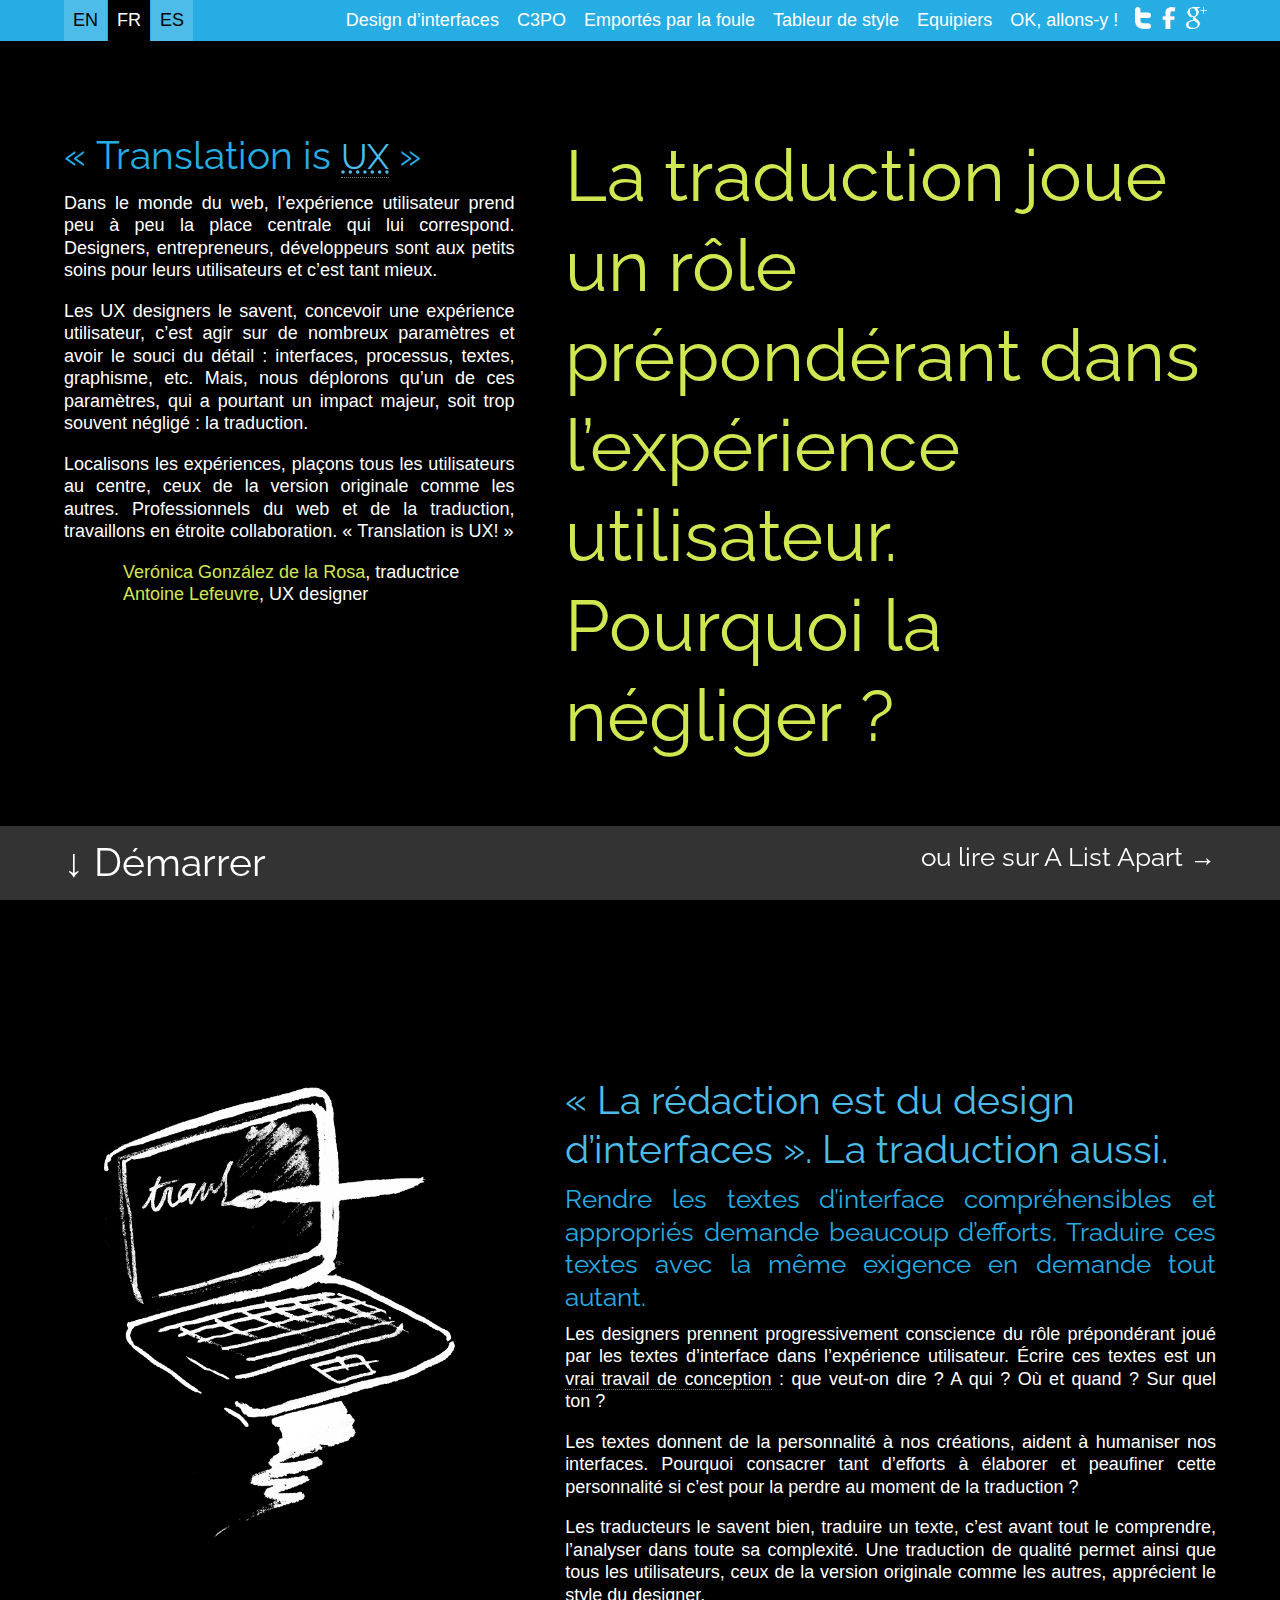
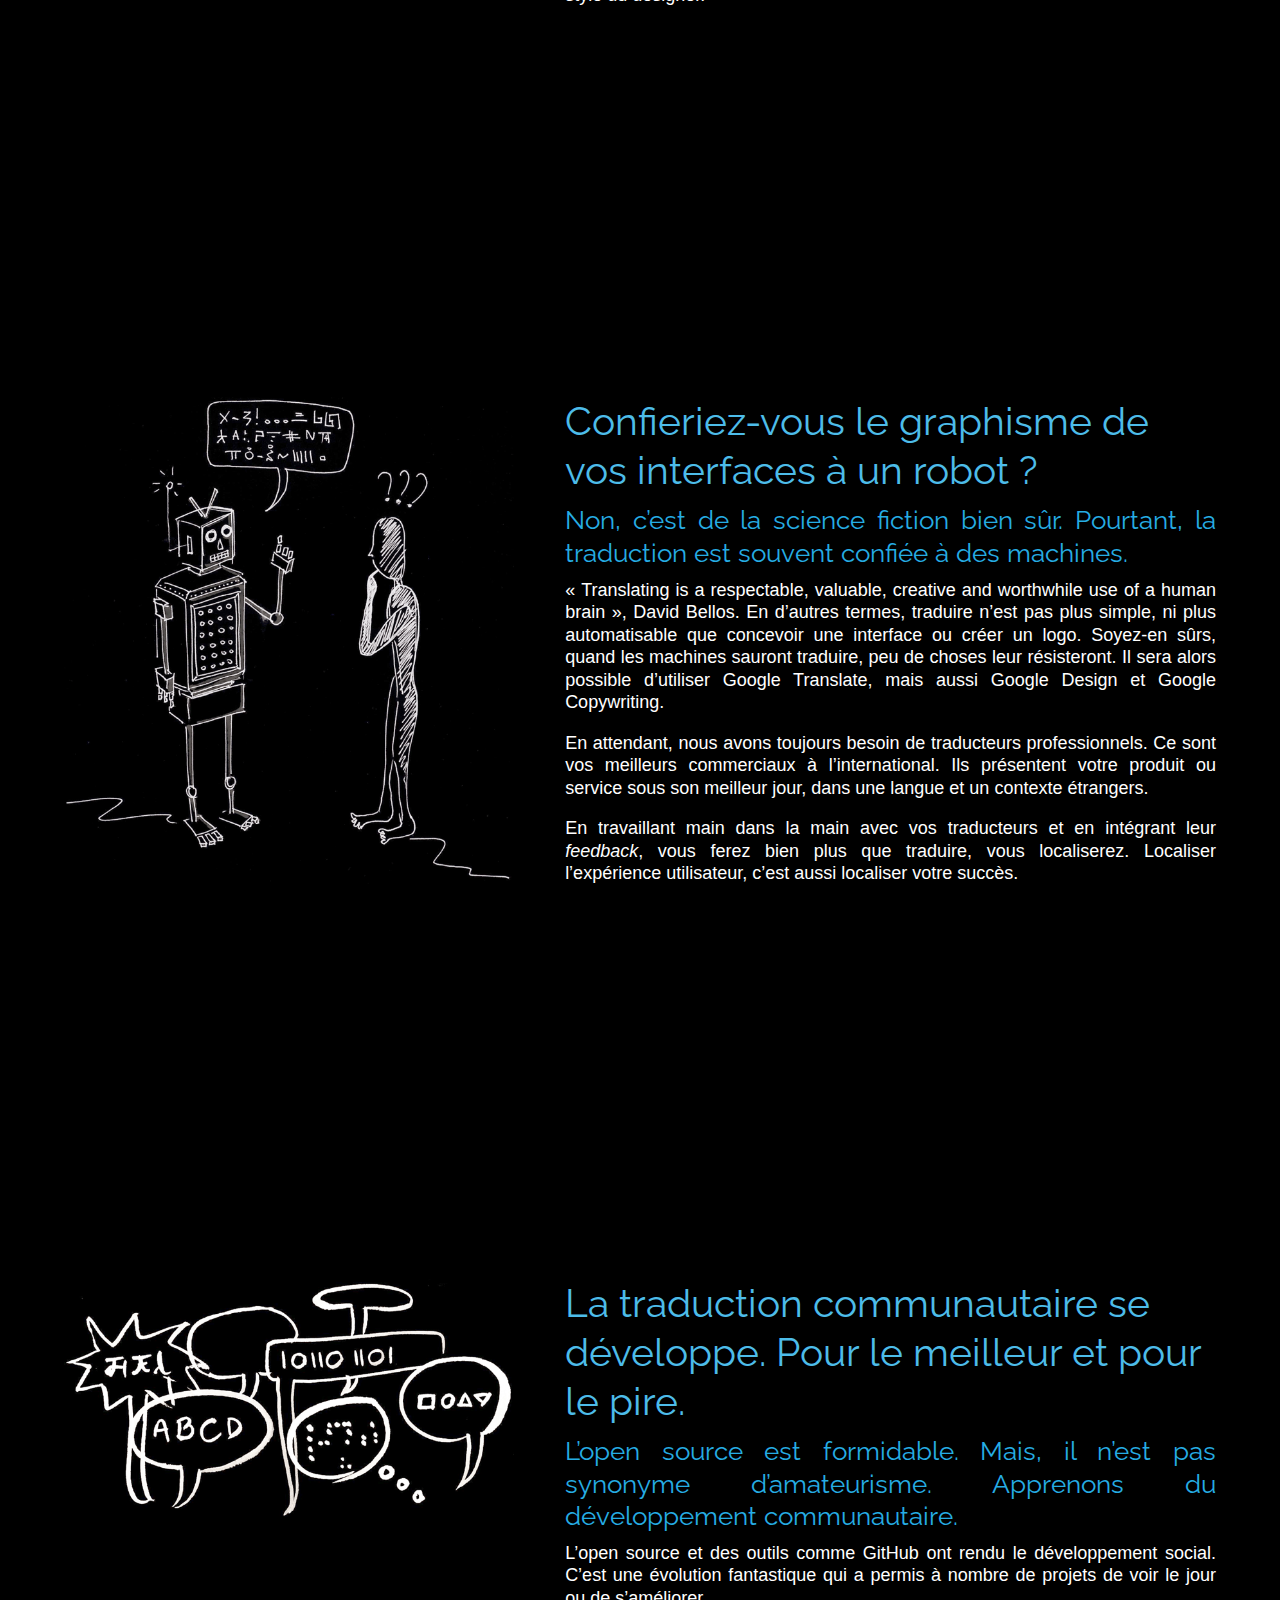
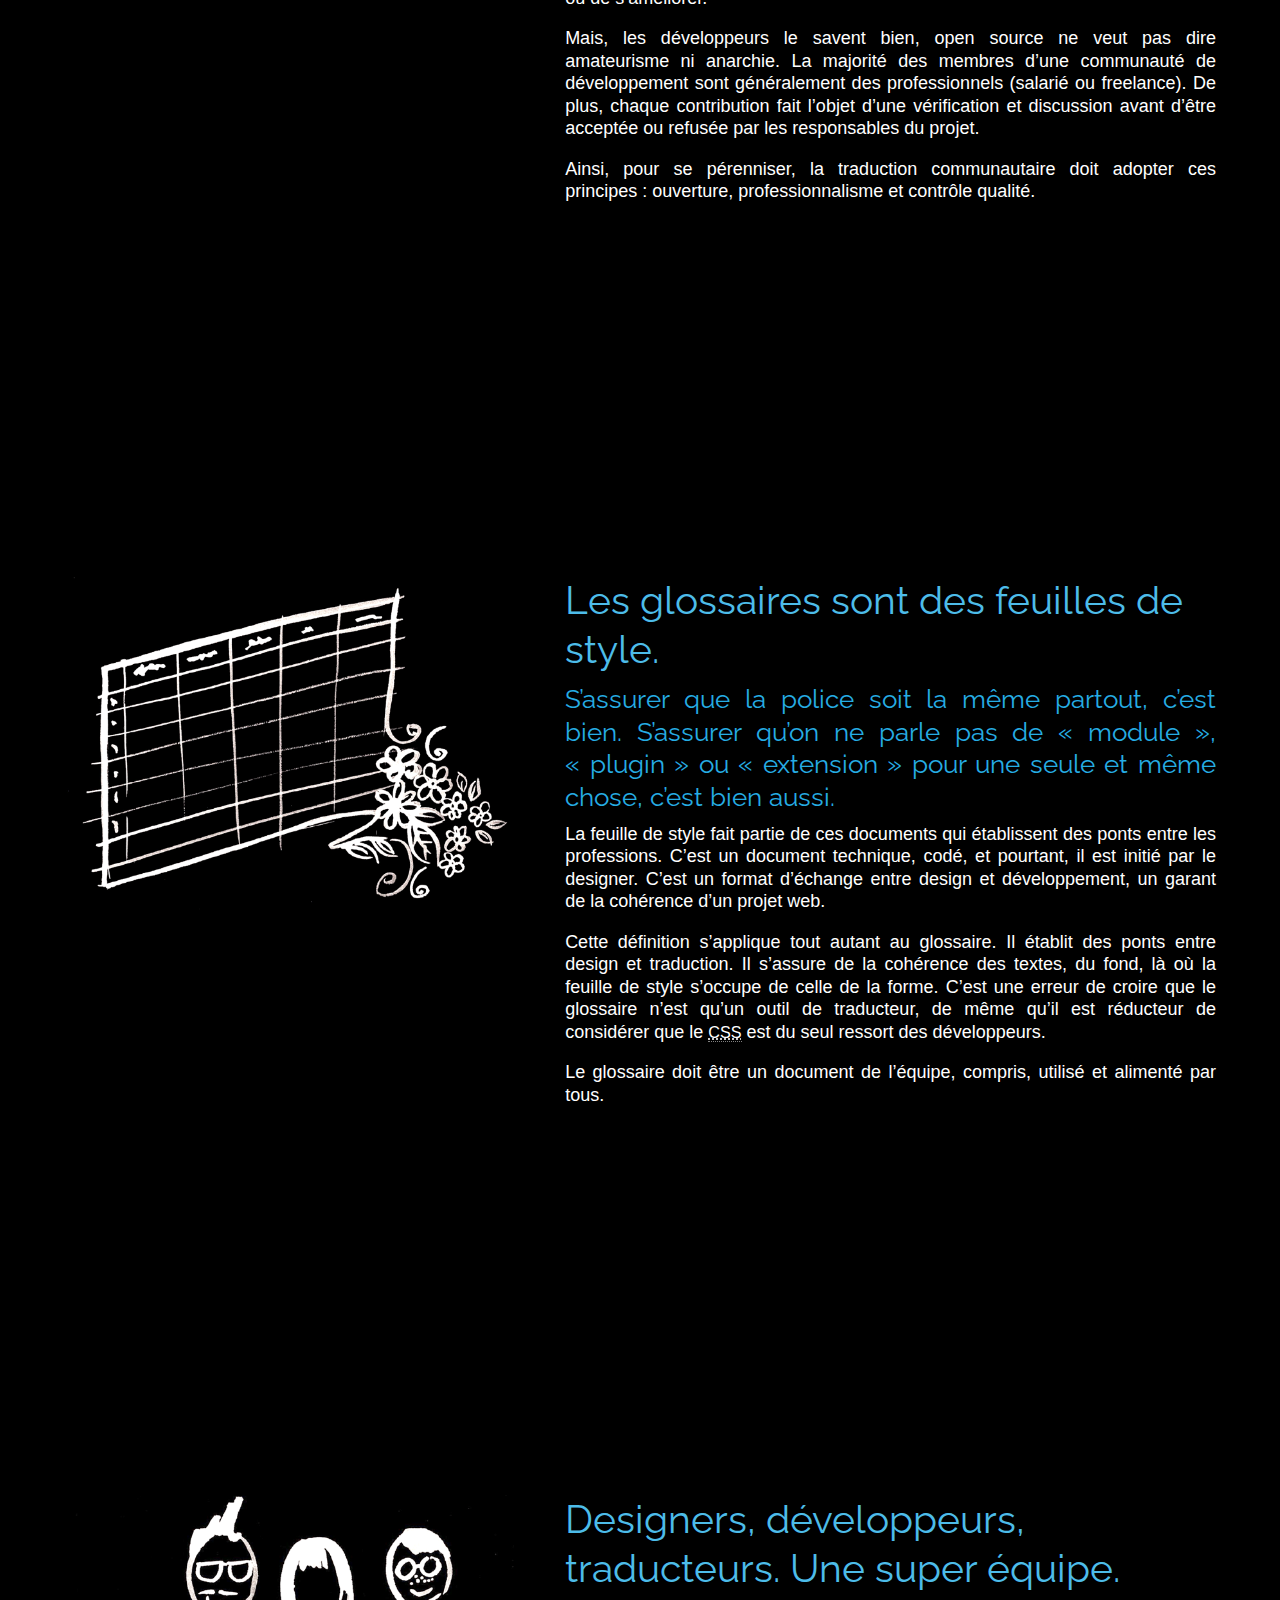
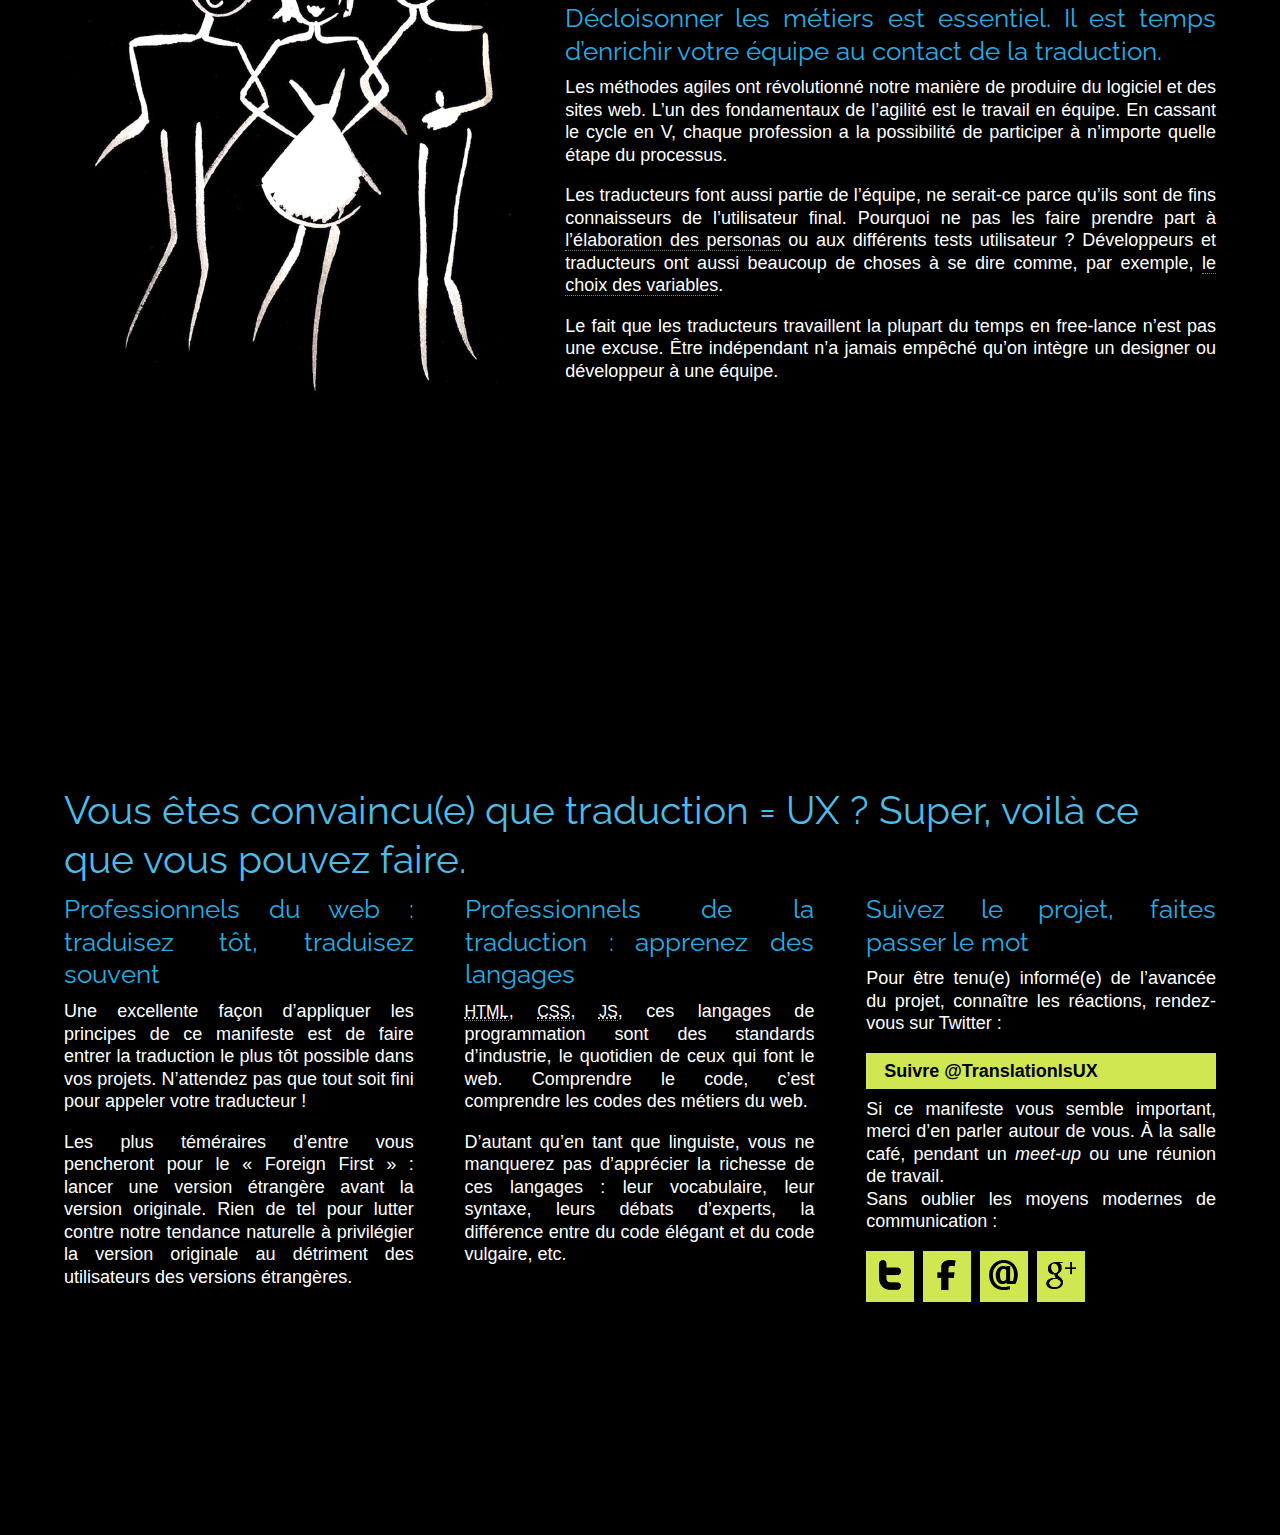
<file: fr.html>
﻿<!DOCTYPE html>

<!-- paulirish.com/2008/conditional-stylesheets-vs-css-hacks-answer-neither/ -->
<!--[if lt IE 7]> <html class="no-js lt-ie9 lt-ie8 lt-ie7" lang="en"> <![endif]-->
<!--[if IE 7]>    <html class="no-js lt-ie9 lt-ie8" lang="en"> <![endif]-->
<!--[if IE 8]>    <html class="no-js lt-ie9" lang="en"> <![endif]-->
<!--[if gt IE 8]><!--> <html lang="en"> <!--<![endif]-->
<head>
	<meta charset="utf-8" />

	<!-- Set the viewport width to device width for mobile -->
	<meta name="viewport" content="width=device-width" />
  <meta property="og:image" content="images/logo.png"/>

	<title>Translation is UX — La traduction joue un rôle prépondérant dans l’expérience utilisateur. Pourquoi la négliger ?</title>

	<!-- Included CSS Files -->
	<link rel="stylesheet" type="text/css" href="stylesheets/style.css">
  <link rel="stylesheet" type="text/css" href="http://fonts.googleapis.com/css?family=Raleway:100"><!-- preferred to the Javascript import method after some issues -->

	<!--[if lt IE 9]>
		<link rel="stylesheet" href="stylesheets/ie.css">
	<![endif]-->


	<!-- IE Fix for HTML5 Tags -->
	<!--[if lt IE 9]>
		<script src="http://html5shiv.googlecode.com/svn/trunk/html5.js"></script>
	<![endif]-->

  <script type="text/javascript">
  var _gaq = _gaq || [];
  _gaq.push(['_setAccount', 'UA-32173499-1']);
  _gaq.push(['_trackPageview']);

  (function() {
    var ga = document.createElement('script'); ga.type = 'text/javascript'; ga.async = true;
    ga.src = ('https:' == document.location.protocol ? 'https://ssl' : 'http://www') + '.google-analytics.com/ga.js';
    var s = document.getElementsByTagName('script')[0]; s.parentNode.insertBefore(ga, s);
  })();
  </script>
</head>
<body data-grid-color="white" data-grid-zindex="9999">

  <header>
    <div class="row">
      <nav id="versions" class="columns">
        <ul>
          <li><a href="index.html" title="English version">EN</a></li>
          <li class="current"><a href="fr.html" title="Version française">FR</a></li>
          <li><a href="es.html" title="Versión española">ES</a></li>
        </ul>
      </nav>
      <nav id="menu" class="columns hide-on-phones hide-on-portrait-tablets">
        <ul>
          <li class="current">
            <a href="#article1">Translation is UX</a>
          </li>
          <li>
            <a href="#article2">Design d’interfaces</a>
          </li>
          <li>
            <a href="#article3">C3PO</a>
          </li>
          <li>
            <a href="#article4">Emportés par la foule</a>
          </li>
          <li>
            <a href="#article5">Tableur de style</a>
          </li>
          <li>
            <a href="#article6">Equipiers</a>
          </li>
          <li>
            <a href="#article7">OK, allons-y&nbsp;! <img src="images/twitter-white.png" alt="Twitter" /> <img src="images/facebook-white.png" alt="Facebook" /> <img src="images/google-white.png" alt="Google+" /></a>
          </li>
        </ul>
      </nav>
    </div>
  </header>

  <article id="article1" class="row">
    <div class="content">
      <div class="five columns">
        <h1>«&nbsp;Translation is <abbr title="User eXperience">UX</abbr>&nbsp;»</h1>
        <p>Dans le monde du web, l’expérience utilisateur prend peu à peu la place centrale qui lui correspond. Designers, entrepreneurs, développeurs sont aux petits soins pour leurs utilisateurs et c’est tant mieux.</p>
        <p>Les UX designers le savent, concevoir une expérience utilisateur, c’est agir sur de nombreux paramètres et avoir le souci du détail&nbsp;: interfaces, processus, textes, graphisme, etc. Mais, nous déplorons qu’un de ces paramètres, qui a pourtant un impact majeur, soit trop souvent négligé&nbsp;: la traduction.</p>
        <p>Localisons les expériences, plaçons tous les utilisateurs au centre, ceux de la version originale comme les autres. Professionnels du web et de la traduction, travaillons en étroite collaboration. «&nbsp;Translation is UX!&nbsp;»</p>
        <p class="offset-by-one"><a href="http://twitter.com/vgdelarosa" target="_blank">Verónica González de la Rosa</a>, traductrice<br />
           <a href="http://twitter.com/jiraisurfer" target="_blank">Antoine Lefeuvre</a>, UX designer</p>
      </div>
      <div class="seven columns hide-on-phones">
        <h3>La traduction joue un rôle prépondérant dans l’expérience utilisateur. Pourquoi la négliger&nbsp;?</h3>
      </div>
    </div>
  </article>

  <article id="article2" class="row">
    <div class="content">
      <div class="five columns">
        <img src="images/article2.png" alt="«&nbsp;La rédaction est du design d’interfaces&nbsp;». La traduction aussi. Illustration &copy; Perrine Lefeuvre" />
      </div>
      <div class="seven columns">
        <h2><a href="http://gettingreal.37signals.com/ch09_Copywriting_is_Interface_Design.php" target="_blank">«&nbsp;La rédaction est du design d’interfaces&nbsp;»</a>. La traduction aussi.</h2>
        <h3>Rendre les textes d’interface compréhensibles et appropriés demande beaucoup d’efforts. Traduire ces textes avec la même exigence en demande tout autant.</h3>
        <p>Les designers prennent progressivement conscience du rôle prépondérant joué par les textes d’interface dans l’expérience utilisateur. &Eacute;crire ces textes est un <a href="http://blog.intercom.io/writing-an-interface/" target="_blank">vrai travail de conception</a>&nbsp;: que veut-on dire&nbsp;? A qui&nbsp;? Où et quand&nbsp;? Sur quel ton&nbsp;?</p>
        <p>Les textes donnent de la personnalité à nos créations, aident à humaniser nos interfaces. Pourquoi consacrer tant d’efforts à élaborer et peaufiner cette personnalité si c’est pour la perdre au moment de la traduction&nbsp;?</p>
        <p>Les traducteurs le savent bien, traduire un texte, c’est avant tout le comprendre, l’analyser dans toute sa complexité. Une traduction de qualité permet ainsi que tous les utilisateurs, ceux de la version originale comme les autres, apprécient le style du designer.</p>
      </div>
    </div>
  </article>

  <article id="article3" class="row">
    <div class="content">
      <div class="five columns">
        <img src="images/article3.png" alt="Confieriez-vous le graphisme de vos interfaces à un robot&nbsp;? Illustration &copy; Perrine Lefeuvre" />
      </div>
      <div class="seven columns">
        <h2>Confieriez-vous le graphisme de vos interfaces à un robot&nbsp;?</h2>
        <h3>Non, c’est de la science fiction bien sûr. Pourtant, la traduction est souvent confiée à des machines.</h3>
        <p>«&nbsp;Translating is a respectable, valuable, creative and worthwhile use of a human brain&nbsp;», David Bellos. En d’autres termes, traduire n’est pas plus simple, ni plus automatisable que concevoir une interface ou créer un logo. Soyez-en sûrs, quand les machines sauront traduire, peu de choses leur résisteront. Il sera alors possible d’utiliser Google Translate, mais aussi Google Design et Google Copywriting.</p>
        <p>En attendant, nous avons toujours besoin de traducteurs professionnels. Ce sont vos meilleurs commerciaux à l’international. Ils présentent votre produit ou service sous son meilleur jour, dans une langue et un contexte étrangers.</p>
        <p>En travaillant main dans la main avec vos traducteurs et en intégrant leur <em>feedback</em>, vous ferez bien plus que traduire, vous localiserez. Localiser l’expérience utilisateur, c’est aussi localiser votre succès.</p>
      </div>
    </div>
  </article>

  <article id="article4" class="row">
    <div class="content">
      <div class="five columns">
        <img src="images/article4.png" alt="La traduction communautaire se développe. Pour le meilleur et pour le pire. Illustration &copy; Perrine Lefeuvre" />
      </div>
      <div class="seven columns">
        <h2>La traduction communautaire se développe. Pour le meilleur et pour le pire.</h2>
        <h3>L’open source est formidable. Mais, il n’est pas synonyme d’amateurisme. Apprenons du développement communautaire.</h3>
        <p>L’open source et des outils comme GitHub ont rendu le développement social. C’est une évolution fantastique qui a permis à nombre de projets de voir le jour ou de s’améliorer.</p>
        <p>Mais, les développeurs le savent bien, open source ne veut pas dire amateurisme ni anarchie. La majorité des membres d’une communauté de développement sont généralement des professionnels (salarié ou freelance). De plus, chaque contribution fait l’objet d’une vérification et discussion avant d’être acceptée ou refusée par les responsables du projet. </p>
        <p>Ainsi, pour se pérenniser, la traduction communautaire doit adopter ces principes&nbsp;: ouverture, professionnalisme et contrôle qualité.</p>
      </div>
    </div>
  </article>

  <article id="article5" class="row">
    <div class="content">
      <div class="five columns">
        <img src="images/article5.png" alt="Les glossaires sont des feuilles de style. Illustration &copy; Perrine Lefeuvre" />
      </div>
      <div class="seven columns">
        <h2>Les glossaires sont des feuilles de style.</h2>
        <h3>S’assurer que la police soit la même partout, c’est bien. S’assurer qu’on ne parle pas de «&nbsp;module&nbsp;», «&nbsp;plugin&nbsp;» ou «&nbsp;extension&nbsp;» pour une seule et même chose, c’est bien aussi.</h3>
        <p>La feuille de style fait partie de ces documents qui établissent des ponts entre les professions. C’est un document technique, codé, et pourtant, il est initié par le designer. C’est un format d’échange entre design et développement, un garant de la cohérence d’un projet web.</p>
        <p>Cette définition s’applique tout autant au glossaire. Il établit des ponts entre design et traduction. Il s’assure de la cohérence des textes, du fond, là où la feuille de style s’occupe de celle de la forme. C’est une erreur de croire que le glossaire n’est qu’un outil de traducteur, de même qu’il est réducteur de considérer que le <abbr title="Cascading Style Sheets">CSS</abbr> est du seul ressort des développeurs.</p>
        <p>Le glossaire doit être un document de l’équipe, compris, utilisé et alimenté par tous.</p>
      </div>
    </div>
  </article>

  <article id="article6" class="row">
    <div class="content">
      <div class="five columns">
        <img src="images/article6.png" alt="Designers, développeurs, traducteurs. Une super équipe. Illustration &copy; Perrine Lefeuvre" />
      </div>
      <div class="seven columns">
        <h2>Designers, développeurs, traducteurs. Une super équipe.</h2>
        <h3>Décloisonner les métiers est essentiel. Il est temps d’enrichir votre équipe au contact de la traduction.</h3>
        <p>Les méthodes agiles ont révolutionné notre manière de produire du logiciel et des sites web. L’un des fondamentaux de l’agilité est le travail en équipe. En cassant le cycle en V, chaque profession a la possibilité de participer à n’importe quelle étape du processus.</p>
        <p>Les traducteurs font aussi partie de l’équipe, ne serait-ce parce qu’ils sont de fins connaisseurs de l’utilisateur final. Pourquoi ne pas les faire prendre part à <a href="http://www.moravia.com/en/knowledge-center/localization-best-practices/localized-user-persona-concept/" target="_blank">l’élaboration des personas</a> ou aux différents tests utilisateur&nbsp;? Développeurs et traducteurs ont aussi beaucoup de choses à se dire comme, par exemple, <a href="http://www.cooper.com/journal/2009/08/insert_title_here_or_variables_in_interface_language.html" target="_blank">le choix des variables</a>.</p>
        <p>Le fait que les traducteurs travaillent la plupart du temps en free-lance n’est pas une excuse. Être indépendant n’a jamais empêché qu’on intègre un designer ou développeur à une équipe.</p>
      </div>
    </div>
  </article>

  <article id="article7" class="row">
    <div class="content">
      <div class="row">
        <div class="twelve columns">
          <h2>Vous êtes convaincu(e) que traduction = UX&nbsp;? Super, voilà ce que vous pouvez faire.</h2>
        </div>
      </div>
      <div class="row">
        <div class="four columns">
          <h3>Professionnels du web&nbsp;: traduisez tôt, traduisez souvent</h3>
          <p>Une excellente façon d’appliquer les principes de ce manifeste est de faire entrer la traduction le plus tôt possible dans vos projets. N’attendez pas que tout soit fini pour appeler votre traducteur !</p>
          <p>Les plus téméraires d’entre vous pencheront pour le «&nbsp;Foreign First&nbsp;»&nbsp;: lancer une version étrangère avant la version originale. Rien de tel pour lutter contre notre tendance naturelle à privilégier la version originale au détriment des utilisateurs des versions étrangères.</p>
        </div>
        <div class="four columns">
          <h3>Professionnels de la traduction&nbsp;: apprenez des langages</h3>
          <p><abbr title="HyperText Markup Language">HTML</abbr>, <abbr title="Cascading Style Sheets">CSS</abbr>, <abbr title="JavaScript">JS</abbr>, ces langages de programmation sont des standards d’industrie, le quotidien de ceux qui font le web. Comprendre le code, c’est comprendre les codes des métiers du web.</p>
          <p>D’autant qu’en tant que linguiste, vous ne manquerez pas d’apprécier la richesse de ces langages&nbsp;: leur vocabulaire, leur syntaxe, leurs débats d’experts, la différence entre du code élégant et du code vulgaire, etc.</p>
        </div>
        <div class="four columns">
          <h3>Suivez le projet, faites passer le mot</h3>
          <p>Pour être tenu(e) informé(e) de l’avancée du projet, connaître les réactions, rendez-vous sur Twitter&nbsp;:</p>
          <a id="follow" href="http://twitter.com/TranslationIsUX" target="_blank">Suivre @TranslationIsUX</a>
          <p>Si ce manifeste vous semble important, merci d’en parler autour de vous. À la salle café, pendant un <i>meet-up</i> ou une réunion de travail.<br />
          Sans oublier les moyens modernes de communication&nbsp;:</p>
          <ul id="callstoaction">
            <li><a href="http://twitter.com/intent/tweet?text=Manifeste%20@TranslationIsUX%20:%20la%20traduction%20joue%20un%20r%C3%B4le%20majeur%20dans%20l%27exp%C3%A9rience%20utilisateur.%20Pourquoi%20la%20n%C3%A9gliger%20?&url=http://www.TranslationIsUX.com/fr.html" title="Tweeter ce manifeste" target="_blank"><img src="images/twitter.png" alt="Twitter" /></a></li>
            <li><a href="http://www.facebook.com/share.php?u=http%3A%2F%2FTranslationIsUX.com%2Ffr.html" title="Partager sur Facebook" target="_blank"><img src="images/facebook.png" alt="Facebook" /></a></li>
            <li><a href="mailto:?subject=Manifeste%20Translation%20is%20UX&body=http%3A%2F%2FTranslationIsUX.com%2Ffr.html" title="Envoyer ce manifeste"><img src="images/email.png" alt="Email" /></a></li>
            <li><a href="http://plus.google.com/share?url=http%3A%2F%2FTranslationIsUX.com%2Ffr.html" title="Partager sur Google+" target="_blank"><img src="images/google.png" alt="Google+" /></a></li>
          </ul>
        </div>
      </div>
    </div>
  </article>

  <span id="garcon-a-slideshow-please"></span>

  <footer>
    <div class="row">
      <a href="#" class="down eight columns">&darr; <span class="start">Démarrer</span><span class="next">Suivant</span></a>
      <div class="credits eight columns">2012 <a href="http://creativecommons.org/licenses/by-sa/3.0/deed.fr" target="_blank">CC BY-SA</a>, <a href="http://twitter.com/vgdelarosa" target="_blank">VG de la Rosa</a> et <a href="http://twitter.com/jiraisurfer" target="_blank">A Lefeuvre</a> - Illustrations &copy; Perrine Lefeuvre</div>
      <a href="http://alistapart.com/article/translation-is-ux" target="_blank" class="slideshare four columns">ou lire sur A List Apart &rarr;</a>
      <a href="#article1" class="top four columns">Retour en haut &uarr;</a>
    </div>
  </footer>

	<!-- Included JS Files -->
	<script src="javascripts/jquery.min.js"></script>
	<script src="javascripts/modernizr.foundation.js"></script>
  <script src="javascripts/jquery.nav.min.js"></script>
	<script src="javascripts/custom.js"></script>

</body>
</html>
</file>
<file: stylesheets/style.css>
/*
  Translation is UX by Veronica Gonzalez de la Rosa and Antoine Lefeuvre
  Licensed under Creative Commons BY-SA 3.0 http://creativecommons.org/licenses/by-sa/3.0/
  Illustrations by Perrine Lefeuvre - All rights reserved
  
  COLOPHON
  CSS framework: Foundation by ZURB        | http://foundation.zurb.com
  Colour scheme: tech light by COLOURLover | http://www.colourlovers.com/palette/15/tech_light
  Type: Raleway by Matt McInerney          | http://www.theleagueofmoveabletype.com/raleway
  Typographic scale: by Mark Boulton       | http://www.markboulton.co.uk/journal/comments/five-simple-steps-to-better-typography-part-4
*/
/* Foundation - Begin */
html, body, div, span, applet, object, iframe, h1, h2, h3, h4, h5, h6, p, blockquote, pre, a, abbr, acronym, address, big, cite, code, del, dfn, em, img, ins, kbd, q, s, samp, small, strike, strong, sub, sup, tt, var, b, u, i, center, dl, dt, dd, ol, ul, li, fieldset, form, label, legend, table, caption, tbody, tfoot, thead, tr, th, td, article, aside, canvas, details, embed, figure, figcaption, footer, header, hgroup, menu, nav, output, ruby, section, summary, time, mark, audio, video {
  margin: 0;
  padding: 0;
  border: 0;
  font: inherit;
  vertical-align: baseline;
}

html {
  font-size: 62.5%;
}

article, aside, details, figcaption, figure, footer, header, hgroup, menu, nav, section {
  display: block;
}

body {
  line-height: 1;
}

ol, ul {
  list-style: none;
}

blockquote, q {
  quotes: none;
}

blockquote:before, blockquote:after, q:before, q:after {
  content: "";
  content: none;
}

table {
  border-collapse: collapse;
  border-spacing: 0;
}

body {
  background: black;
  font-family: Helvetica, Arial, sans-serif;
  font-size: 13px;
  font-size: 1.3rem;
  -webkit-font-smoothing: antialiased;
  line-height: 1.5em;
  color: white;
  position: relative;
}

a {
  color: white;
  text-decoration: none;
  line-height: inherit;
}
a:hover {
  color: white;
}
a:focus {
  color: #cc4714;
  outline: none;
}

p a, p a:visited {
  line-height: inherit;
}

ul, ol {
  margin-bottom: 18px;
}

ul {
  list-style: none outside;
}
ul.square {
  list-style: square outside;
}
ul.circle {
  list-style: circle outside;
}
ul.disc {
  list-style: disc outside;
}

ol {
  list-style: decimal;
}

ol, ul.square, ul.circle, ul.disc {
  margin-left: 30px;
}

li {
  margin-bottom: 12px;
}

ul.large li {
  line-height: 21px;
}

table {
  background: white;
  -moz-border-radius: 3px;
  -webkit-border-radius: 3px;
  -o-border-radius: 3px;
  border-radius: 3px;
  margin: 0 0 18px;
  border: solid 1px #dddddd;
}
table thead, table tfoot {
  background: #f5f5f5;
}
table thead tr th, table tfoot tr th {
  font-size: 12px;
  font-size: 1.2rem;
  line-height: 18px;
  text-align: left;
}
table thead tr th {
  padding: 8px 10px 9px;
  font-size: 14px;
  font-size: 1.4rem;
  font-weight: bold;
  color: #222222;
}
table thead tr th:first-child {
  border-left: none;
}
table thead tr th:last-child {
  border-right: none;
}
table tbody tr.alt {
  background: #f9f9f9;
}
table tbody tr:nth-child(even) {
  background: #f9f9f9;
}
table tbody tr td {
  font-size: 12px;
  font-size: 1.2rem;
  line-height: 18px;
  text-align: left;
  color: #333333;
  padding: 9px 10px;
  vertical-align: top;
  border: none;
}
table tfoot tr td {
  font-size: 12px;
  font-size: 1.2rem;
  line-height: 18px;
  text-align: left;
}
table tfoot tr td:last-child {
  border-left: none;
}
table tfoot tr td:last-child {
  border-right: none;
}

.left {
  float: left;
}

.right {
  float: right;
}

.text-left {
  text-align: left;
}

.text-right {
  text-align: right;
}

.text-center {
  text-align: center;
}

.hide {
  display: none;
}

.highlight {
  background: yellow;
}

#googlemap img, object, embed, #map_canvas embed, #map_canvas img, #map_canvas object {
  max-width: none;
}

.container {
  padding: 0 20px;
}

.row {
  width: 100%;
  max-width: 90%;
  min-width: 727px;
  margin: 0 auto;
}
.row .row {
  min-width: 0;
}

.column, .columns {
  margin-left: 4.4%;
  float: left;
  min-height: 1px;
  position: relative;
}
.column:first-child, .columns:first-child {
  margin-left: 0;
}

[class*="column"] + [class*='column']:last-child {
  float: right;
}

.row .one.columns {
  width: 4.3%;
}
.row .two.columns {
  width: 13%;
}
.row .three.columns {
  width: 21.679%;
}
.row .four.columns {
  width: 30.37%;
}
.row .five.columns {
  width: 39.1%;
}
.row .six.columns {
  width: 47.8%;
}
.row .seven.columns {
  width: 56.5%;
}
.row .eight.columns {
  width: 65.2%;
}
.row .nine.columns {
  width: 73.9%;
}
.row .ten.columns {
  width: 82.6%;
}
.row .eleven.columns {
  width: 91.3%;
}
.row .twelve.columns {
  width: 100%;
}
.row .offset-by-one {
  margin-left: 13.1%;
}
.row .offset-by-one:first-child {
  margin-left: 8.7%;
}
.row .offset-by-two {
  margin-left: 21.8%;
}
.row .offset-by-two:first-child {
  margin-left: 17.4%;
}
.row .offset-by-three {
  margin-left: 30.5%;
}
.row .offset-by-three:first-child {
  margin-left: 26.1%;
}
.row .offset-by-four {
  margin-left: 39.2%;
}
.row .offset-by-four:first-child {
  margin-left: 34.8%;
}
.row .offset-by-five {
  margin-left: 47.9%;
}
.row .offset-by-five:first-child {
  margin-left: 43.5%;
}
.row .offset-by-six {
  margin-left: 56.6%;
}
.row .offset-by-six:first-child {
  margin-left: 52.2%;
}
.row .offset-by-seven {
  margin-left: 65.3%;
}
.row .offset-by-seven:first-child {
  margin-left: 60.9%;
}
.row .offset-by-eight {
  margin-left: 74%;
}
.row .offset-by-eight:first-child {
  margin-left: 69.6%;
}
.row .offset-by-nine {
  margin-left: 82.7%;
}
.row .offset-by-nine:first-child {
  margin-left: 78.3%;
}
.row .offset-by-ten {
  margin-left: 91.4%;
}
.row .offset-by-ten:first-child {
  margin-left: 87%;
}
.row .offset-by-eleven:first-child {
  margin-left: 95.7%;
}
.row .centered {
  float: none;
  margin: 0 auto;
}

.push-two {
  left: 17.4%;
}

.push-three {
  left: 26.1%;
}

.push-four {
  left: 34.8%;
}

.push-five {
  left: 43.5%;
}

.push-six {
  left: 52.2%;
}

.push-seven {
  left: 60.9%;
}

.push-eight {
  left: 69.6%;
}

.push-nine {
  left: 78.3%;
}

.push-ten {
  left: 87%;
}

.pull-two {
  right: 17.4%;
}

.pull-three {
  right: 26.1%;
}

.pull-four {
  right: 34.8%;
}

.pull-five {
  right: 43.5%;
}

.pull-six {
  right: 52.2%;
}

.pull-seven {
  right: 60.9%;
}

.pull-eight {
  right: 69.6%;
}

.pull-nine {
  right: 78.3%;
}

.pull-ten {
  right: 87%;
}

img, object, embed {
  max-width: 100%;
  height: auto;
}

img {
  -ms-interpolation-mode: bicubic;
}

#map_canvas img, .map_canvas img {
  max-width: none !important;
}

.row:before, .row:after, .clearfix:before, .clearfix:after {
  content: "";
  display: table;
}

.row:after, .clearfix:after {
  clear: both;
}

.row, .clearfix {
  zoom: 1;
}

.block-grid {
  display: block;
  overflow: hidden;
}
.block-grid > li {
  display: block;
  height: auto;
  float: left;
}
.block-grid.two-up {
  margin-left: -4%;
}
.block-grid.two-up > li {
  margin-left: 4%;
  width: 46%;
}
.block-grid.three-up {
  margin-left: -2%;
}
.block-grid.three-up > li {
  margin-left: 2%;
  width: 31.3%;
}
.block-grid.four-up {
  margin-left: -2%;
}
.block-grid.four-up > li {
  margin-left: 2%;
  width: 23%;
}
.block-grid.five-up {
  margin-left: -1.5%;
}
.block-grid.five-up > li {
  margin-left: 1.5%;
  width: 18.5%;
}

@media only screen and (max-width: 767px) {
  h1 {
    font-size: 32px;
    font-size: 3.2rem;
    line-height: 1.3;
  }

  h2 {
    font-size: 28px;
    font-size: 2.8rem;
    line-height: 1.3;
  }

  h3 {
    font-size: 21px;
    font-size: 2.1rem;
    line-height: 1.3;
  }

  h4 {
    font-size: 18px;
    font-size: 1.8rem;
    line-height: 1.2;
  }

  h5 {
    font-size: 16px;
    font-size: 1.6rem;
    line-height: 1.2;
  }

  h6 {
    font-size: 15px;
    font-size: 1.5rem;
    line-height: 1.2;
  }

  body, p {
    font-size: 15px;
    font-size: 1.5rem;
    line-height: 1.4;
  }
}
@media only screen and (max-width: 767px) {
  body {
    -webkit-text-size-adjust: none;
    -ms-text-size-adjust: none;
    width: 100%;
    min-width: 0;
    margin-left: 0;
    margin-right: 0;
    padding-left: 0;
    padding-right: 0;
  }

  .container {
    min-width: 0;
    margin-left: 0;
    margin-right: 0;
  }

  .row {
    width: 100%;
    min-width: 0;
    margin-left: 0;
    margin-right: 0;
  }

  .row .row .column, .row .row .columns {
    padding: 0;
  }

  .column, .columns {
    width: auto !important;
    float: none;
    margin-left: 0;
    margin-right: 0;
  }

  .column:last-child, .columns:last-child {
    margin-right: 0;
    float: none;
  }

  [class*="column"] + [class*="column"]:last-child {
    float: none;
  }

  [class*="column"]:before, [class*="column"]:after {
    content: "";
    display: table;
  }

  .offset-by-one, .offset-by-two, .offset-by-three, .offset-by-four, .offset-by-five, .offset-by-six, .offset-by-seven, .offset-by-eight, .offset-by-nine, .offset-by-ten, .offset-by-eleven, .centered {
    margin-left: 0% !important;
  }

  .push-two, .push-three, .push-four, .push-five, .push-six, .push-seven, .push-eight, .push-nine, .push-ten {
    left: auto;
  }

  .pull-two, .pull-three, .pull-four, .pull-five, .pull-six, .pull-seven, .pull-eight, .pull-nine, .pull-ten {
    right: auto;
  }

  .row .phone-one:first-child, .row .phone-two:first-child, .row .phone-three:first-child, .row .phone-four:first-child {
    margin-left: 0;
  }
  .row .phone-one:last-child, .row .phone-two:last-child, .row .phone-three:last-child, .row .phone-four:last-child {
    float: right;
  }
  .row .phone-one, .row .phone-two, .row .phone-three, .row .phone-four {
    margin-left: 4.4%;
    float: left;
    min-height: 1px;
    position: relative;
    padding: 0;
  }
  .row .phone-one {
    width: 21.68% !important;
  }
  .row .phone-two {
    width: 47.8% !important;
  }
  .row .phone-three {
    width: 73.9% !important;
  }
  .row .phone-four {
    width: 100% !important;
  }
  .row .push-one-phone {
    left: 26.08%;
  }
  .row .push-two-phone {
    left: 52.2%;
  }
  .row .push-three-phone {
    left: 78.3%;
  }
  .row .pull-one-phone {
    right: 26.08%;
  }
  .row .pull-two-phone {
    right: 52.2%;
  }
  .row .pull-three-phone {
    right: 78.3%;
  }
}
@media only screen and (max-width: 767px) {
  .block-grid.mobile {
    margin-left: 0%;
  }
  .block-grid.mobile > li {
    float: none;
    width: 100%;
    margin-left: 0%;
  }
}
.show-on-phones {
  display: none !important;
}

.show-on-tablets {
  display: none !important;
}

.show-on-desktops {
  display: block !important;
}

.hide-on-phones {
  display: block !important;
}

.hide-on-tablets {
  display: block !important;
}

.hide-on-desktops {
  display: none !important;
}

@media only screen and (max-width: 1280px) and (min-width: 768px) {
  .touch .hide-on-phones {
    display: block !important;
  }
  .touch .hide-on-tablets {
    display: none !important;
  }
  .touch .hide-on-desktops {
    display: block !important;
  }
  .touch .show-on-phones {
    display: none !important;
  }
  .touch .show-on-tablets {
    display: block !important;
  }
  .touch .show-on-desktops {
    display: none !important;
  }
}
@media only screen and (max-width: 767px) {
  .hide-on-phones {
    display: none !important;
  }

  .hide-on-tablets {
    display: block !important;
  }

  .hide-on-desktops {
    display: block !important;
  }

  .show-on-phones {
    display: block !important;
  }

  .show-on-tablets {
    display: none !important;
  }

  .show-on-desktops {
    display: none !important;
  }
}
table.show-on-desktops {
  display: table !important;
}
table.hide-on-phones {
  display: table !important;
}
table.hide-on-tablets {
  display: table !important;
}

@media only screen and (max-width: 1280px) and (min-width: 768px) {
  .touch table.hide-on-phones {
    display: table !important;
  }
  .touch table.hide-on-desktops {
    display: table !important;
  }
  .touch table.hide-on-tablets {
    display: table !important;
  }
}
@media only screen and (max-width: 767px) {
  table.hide-on-tablets {
    display: table !important;
  }
  table.hide-on-desktops {
    display: table !important;
  }
  table.show-on-phones {
    display: table !important;
  }
}
@media only screen and (max-width: 767px) {
  div.form-field input, div.form-field input.small, div.form-field input.medium, div.form-field input.large, div.form-field input.oversize, input.input-text, input.input-text.oversize, textarea, form.nice div.form-field input, form.nice div.form-field input.oversize, form.nice input.input-text, form.nice input.input-text.oversize, form.nice textarea {
    display: block;
    width: 100%;
    padding: 6px 2% 4px;
    font-size: 18px;
    font-size: 1.8rem;
  }

  form.nice div.form-field input, form.nice div.form-field input.oversize, form.nice input.input-text, form.nice input.input-text.oversize, form.nice textarea {
    -moz-border-radius: 2px;
    -webkit-border-radius: 2px;
    -o-border-radius: 2px;
    border-radius: 2px;
  }

  form.nice div.form-field.error small, form.nice small.error {
    padding: 6px 2%;
    display: block;
  }

  form.nice div.form-field.error .small + small, form.nice .small + .error {
    width: auto;
  }

  form.nice div.form-field.error .medium + small, form.nice .medium + .error {
    width: auto;
  }

  form.nice div.form-field.error .large + small, form.nice .large + .error {
    width: auto;
  }

  form.nice div.form-field.error .expand + small, form.nice .expand + .error {
    width: auto;
  }
}
@media only screen and (max-width: 767px) {
  .button {
    display: block;
  }

  button.button, input[submit="submit"].button {
    width: 100%;
    padding-left: 0;
    padding-right: 0;
    margin-bottom: 5px;
  }
}
@media only screen and (max-width: 767px) {
  dl.tabs.mobile, dl.nice.tabs.mobile {
    width: auto;
    margin: 20px -20px 40px;
    height: auto;
  }

  dl.tabs.mobile dt, dl.tabs.mobile dd, dl.nice.tabs.mobile dt, dl.nice.tabs.mobile dd {
    float: none;
    height: auto;
  }

  dl.tabs.mobile dd a {
    display: block;
    width: auto;
    height: auto;
    padding: 18px 20px;
    line-height: 1;
    border: solid 0 #cccccc;
    border-width: 1px 0 0;
    margin: 0;
    color: #555555;
    background: #eeeeee;
    font-size: 15px;
    font-size: 1.5rem;
  }

  dl.tabs.mobile dd a.active {
    height: auto;
    margin: 0;
    border-width: 1px 0 0;
  }

  .nice.tabs.mobile {
    border-bottom: solid 1px #cccccc;
    height: auto;
  }

  .nice.tabs.mobile dd a {
    padding: 18px 20px;
    border: none;
    border-left: none;
    border-right: none;
    border-top: solid 1px #cccccc;
    background: white;
  }
  .nice.tabs.mobile dd a.active {
    border: none;
    background: #00a6fc;
    color: white;
    margin: 0;
    position: static;
    top: 0;
    height: auto;
  }

  .nice.tabs.mobile dd:first-child a.active {
    margin-bottom: 0;
  }

  dl.contained.mobile, dl.nice.contained.mobile {
    margin-bottom: 0;
  }

  dl.contained.tabs.mobile dd a {
    padding: 18px 20px;
  }

  dl.nice.contained.tabs.mobile dd a {
    padding: 18px 20px;
  }

  dl.tabs.mobile + ul.contained {
    margin-left: -20px;
    margin-right: -20px;
    border-width: 0 0 1px 0;
  }

  .nav-bar {
    height: auto;
  }
  .nav-bar > li {
    float: none;
    display: block;
    border-right: none;
  }
  .nav-bar > li > a.main {
    text-align: left;
    border-top: 1px solid #dddddd;
    border-right: none;
  }
  .nav-bar > li.has-flyout > a.main:after {
    display: none;
  }
  .nav-bar > li.has-flyout a.flyout-toggle {
    position: absolute;
    right: 0;
    top: 0;
    padding: 22px;
    z-index: 2;
    border-left: 1px dashed #eeeeee;
    display: block;
  }
  .nav-bar > li.has-flyout a.flyout-toggle span {
    content: "";
    width: 0;
    height: 0;
    border: 4px solid;
    border-color: #2a85e8 transparent transparent transparent;
    display: block;
  }
  .nav-bar > li.has-flyout a.flyout-toggle:hover span {
    border-top-color: #141414;
  }
  .nav-bar > li:first-child > a.main {
    border-top: none;
  }
  .nav-bar > li:hover > a.main {
    font-weight: bold;
  }
  .nav-bar > li:hover ul {
    position: relative;
  }

  .flyout {
    position: relative;
    width: auto;
    top: auto;
    margin-right: -2px;
    border-width: 1px 1px 0px 1px;
  }
  .flyout.right {
    float: none;
    right: auto;
    left: -1px;
  }
  .flyout.small, .flyout.large {
    width: auto;
  }
  .flyout p.last-child {
    margin-bottom: 18px;
  }
}
@media only screen and (max-width: 767px) {
  .tooltip {
    font-size: 14px;
    font-size: 1.4rem;
    line-height: 1.4;
    padding: 7px 10px 9px 10px;
  }

  .tooltip > .nub, .tooltip.top > .nub, .tooltip.left > .nub, .tooltip.right > .nub {
    border-color: transparent transparent black transparent;
    border-color: transparent transparent rgba(0, 0, 0, 0.85) transparent;
    top: -12px;
    left: 10px;
  }
}
@media only screen and (max-device-width: 800px), only screen and (device-width: 1024px) and (device-height: 600px), only screen and (width: 1280px) and (orientation: landscape), only screen and (device-width: 800px), only screen and (max-width: 767px) {
  .flex-video {
    padding-top: 0;
  }
}
h1, h2, h3, h4, h5, h6 {
  color: #181818;
  font-weight: bold;
  line-height: 1.25;
}

h1 {
  font-size: 46px;
  font-size: 4.6rem;
  margin-bottom: 12px;
}

h2 {
  font-size: 35px;
  font-size: 3.5rem;
  margin-bottom: 9px;
}

h3 {
  font-size: 28px;
  font-size: 2.8rem;
  margin-bottom: 9px;
}

h4 {
  font-size: 21px;
  font-size: 2.1rem;
  margin-bottom: 3px;
}

h5 {
  font-size: 18px;
  font-size: 1.8rem;
  margin-bottom: 3px;
  font-weight: normal;
}

h6 {
  font-size: 15px;
  font-size: 1.5rem;
  font-weight: normal;
}

.subheader {
  color: #777777;
  font-weight: 300;
  margin-bottom: 24px;
}

p {
  font-size: 13px;
  font-size: 1.3rem;
  line-height: 1.25;
  margin: 0 0 18px;
}
p img {
  margin: 0;
}
p.lead {
  font-size: 18px;
  font-size: 1.8rem;
  line-height: 1.5;
}

em, i {
  font-style: italic;
  line-height: inherit;
}

strong, b {
  font-weight: bold;
  line-height: inherit;
}

small {
  font-size: 60%;
  line-height: inherit;
}

blockquote, blockquote p {
  line-height: 20px;
  color: #777777;
}

blockquote {
  margin: 0 0 18px;
  padding: 9px 20px 0 19px;
  border-left: 1px solid #dddddd;
}
blockquote cite {
  display: block;
  font-size: 12px;
  font-size: 1.2rem;
  color: #555555;
}
blockquote cite:before {
  content: "/2014 /0020";
}
blockquote cite a, blockquote cite a:visited {
  color: #555555;
}

hr {
  border: solid #dddddd;
  border-width: 1px 0 0;
  clear: both;
  margin: 12px 0 18px;
  height: 0;
}

abbr, acronym {
  text-transform: uppercase;
  font-size: 90%;
  color: #222222;
  border-bottom: 1px solid #dddddd;
  cursor: help;
}

abbr {
  text-transform: none;
}

.print-only {
  display: none !important;
}

@media print {
  * {
    background: transparent !important;
    color: #141414 !important;
    text-shadow: none !important;
    filter: none !important;
    -ms-filter: none !important;
  }

  p a, p a:visited {
    color: #444444 !important;
    text-decoration: underline;
  }
  p a[href]:after {
    content: " (" attr(href) ")";
  }

  abbr[title]:after {
    content: " (" attr(href) ")";
  }

  .ir a:after, a[href^="javascript:"]:after, a[href^="#"]:after {
    content: "";
  }

  pre, blockquote {
    border: solid 1px #999999;
    page-break-inside: avoid;
  }

  thead {
    display: table-header-group;
  }

  tr, img {
    page-break-inside: avoid;
  }

  @page {
    margin: 0.5cm;
}

  p, h2, h3 {
    orphans: 3;
    widows: 3;
  }

  h2, h3 {
    page-break-after: avoid;
  }

  .hide-on-print {
    display: none !important;
  }

  .print-only {
    display: block !important;
  }
}
div.alert-box {
  display: block;
  padding: 6px 7px;
  font-weight: bold;
  font-size: 13px;
  font-size: 1.3rem;
  background: #eeeeee;
  border: 1px solid rgba(0, 0, 0, 0.1);
  margin-bottom: 12px;
  -moz-border-radius: 3px;
  -webkit-border-radius: 3px;
  -o-border-radius: 3px;
  border-radius: 3px;
  text-shadow: 0 1px rgba(255, 255, 255, 0.9);
  position: relative;
}
div.alert-box.success {
  background-color: #7fae00;
  color: white;
  text-shadow: 0 -1px rgba(0, 0, 0, 0.3);
}
div.alert-box.warning {
  background-color: #c08c00;
  color: white;
  text-shadow: 0 -1px rgba(0, 0, 0, 0.3);
}
div.alert-box.error {
  background-color: #c00000;
  color: white;
  text-shadow: 0 -1px rgba(0, 0, 0, 0.3);
}
div.alert-box a.close {
  color: #141414;
  position: absolute;
  right: 4px;
  top: 0;
  font-size: 18px;
  font-size: 1.8rem;
  filter: progid:DXImageTransform.Microsoft.Alpha(Opacity=20);
  opacity: 0.2;
  padding: 4px;
}
div.alert-box a.close:hover, div.alert-box a.close:focus {
  filter: progid:DXImageTransform.Microsoft.Alpha(Opacity=40);
  opacity: 0.4;
}

.label {
  padding: 0px 4px 2px;
  font-size: 11px;
  font-size: 1.1rem;
  font-weight: bold;
  text-align: center;
  text-decoration: none;
  line-height: 1;
  white-space: nowrap;
  display: inline;
  position: relative;
  bottom: 1px;
  color: white;
  background: white;
}
.label.radius {
  -moz-border-radius: 2px;
  -webkit-border-radius: 2px;
  -o-border-radius: 2px;
  border-radius: 2px;
}
.label.round {
  padding: 1px 7px 2px;
  -moz-border-radius: 8px;
  -webkit-border-radius: 8px;
  -o-border-radius: 8px;
  border-radius: 8px;
}
.label.blue {
  background-color: #00a6fc;
}
.label.red {
  background-color: #e91c21;
}
.label.green {
  background-color: #5b8737;
}
.label.white {
  background-color: #e9e9e9;
  color: #333333;
}
.label.black {
  background-color: #141414;
}

dl.tabs {
  display: block;
  margin: 0 0 20px 0;
  padding: 0;
  height: 30px;
  border-bottom: solid 1px #dddddd;
}
dl.tabs dt {
  display: block;
  width: auto;
  height: 30px;
  padding: 0 9px 0 20px;
  line-height: 30px;
  float: left;
  color: #999999;
  font-size: 11px;
  font-size: 1.1rem;
  text-transform: uppercase;
  cursor: default;
}
dl.tabs dt:first-child {
  padding: 0 9px 0 0;
}
dl.tabs dd {
  display: block;
  width: auto;
  height: 30px;
  padding: 0;
  float: left;
}
dl.tabs dd a {
  display: block;
  width: auto;
  height: 29px;
  padding: 0 9px;
  line-height: 30px;
  border: solid 1px #dddddd;
  margin: 0 -1px 0 0;
  color: #555555;
  background: #eeeeee;
}
dl.tabs dd a.active {
  background: white;
  border-width: 1px 1px 0 1px;
  height: 30px;
}

.nice.tabs {
  border-bottom: solid 1px #eeeeee;
  margin: 0 0 30px;
  height: 43px;
}
.nice.tabs dd a {
  padding: 7px 18px 9px;
  font-size: 15px;
  font-size: 1.5rem;
  color: #555555;
  background: none;
  border: none;
}
.nice.tabs dd a.active {
  font-weight: bold;
  color: #333333;
  background: white;
  border-left: 1px solid #eeeeee;
  border-right: 1px solid #eeeeee;
  border-top: 1px solid #00a6fc;
  margin: 0 10px;
  position: relative;
  top: -5px;
}
.nice.tabs dd:first-child a.active {
  margin-left: 0;
}

dl.tabs.vertical {
  height: auto;
}

dl.tabs.vertical dt, dl.tabs.vertical dd, dl.nice.tabs.vertical dt, dl.nice.tabs.vertical dd {
  float: none;
  height: auto;
}

dl.tabs.vertical dd a {
  display: block;
  width: auto;
  height: auto;
  padding: 15px 20px;
  line-height: 1;
  border: solid 0 #cccccc;
  border-width: 1px 1px 0;
  margin: 0;
  color: #555555;
  background: #eeeeee;
  font-size: 15px;
  font-size: 1.5rem;
}
dl.tabs.vertical dd a.active {
  height: auto;
  margin: 0;
  border-width: 1px 0 0;
  background: white;
}

.nice.tabs.vertical {
  border-bottom: solid 1px #eeeeee;
  height: auto;
}
.nice.tabs.vertical dd a {
  padding: 15px 20px;
  background: white;
  border: none;
  border-left: 1px solid #eeeeee;
  border-right: 1px solid #eeeeee;
  border-top: 1px solid #eeeeee;
}
.nice.tabs.vertical dd a.active {
  border: none;
  background: white;
  color: white;
  margin: 0;
  position: static;
  top: 0;
  height: auto;
}
.nice.tabs.vertical dd:first-child a.active {
  margin: 0;
}

ul.tabs-content {
  margin: 0;
  display: block;
}
ul.tabs-content > li {
  display: none;
}
ul.tabs-content > li.active {
  display: block;
}

.no-js ul.tabs-content > li {
  display: block;
}

dl.contained, dl.nice.contained {
  margin-bottom: 0;
}

dl.contained.tabs dd a {
  padding: 0 14px;
}

dl.nice.contained.tabs dd a {
  padding: 7px 18px 9px;
}

ul.contained.tabs-content {
  padding: 0;
}
ul.contained.tabs-content > li {
  padding: 20px;
  border: solid 0 #dddddd;
  border-width: 0 1px 1px 1px;
}

ul.contained.vertical.tabs-content > li {
  border-width: 1px 1px 1px 1px;
}

ul.nice.contained.tabs-content > li {
  border-color: #eeeeee;
}

ul.pagination {
  display: block;
  height: 24px;
  margin-left: -5px;
}
ul.pagination li {
  float: left;
  display: block;
  height: 24px;
  color: #999999;
  font-size: 15px;
  font-size: 1.5rem;
  margin-left: 5px;
}
ul.pagination li a {
  display: block;
  padding: 6px 7px 4px;
  color: #555555;
}
ul.pagination li.current a, ul.pagination li:hover a, ul.pagination li:focus a {
  border-bottom: solid 2px #00a6fc;
  color: #141414;
}
ul.pagination li.unavailable a {
  cursor: default;
  color: #999999;
}
ul.pagination li.unavailable:hover a, ul.pagination li.unavailable:focus a {
  border-bottom: none;
}

ul.breadcrums {
  display: block;
  background: #f4f4f4;
  padding: 7px 10px;
  border: 1px solid #dddddd;
  -moz-border-radius: 2px;
  -webkit-border-radius: 2px;
  -o-border-radius: 2px;
  border-radius: 2px;
  overflow: hidden;
}
ul.breadcrums li {
  margin: 0;
  padding: 0 12px 0 0;
  float: left;
}
ul.breadcrums li a, ul.breadcrums li span {
  text-transform: uppercase;
  font-size: 11px;
  font-size: 1.1rem;
  padding-left: 12px;
}
ul.breadcrums li:first-child a, ul.breadcrums li:first-child span {
  padding-left: 0;
}
ul.breadcrums li:before {
  content: "/";
  color: #333333;
}
ul.breadcrums li:first-child:before {
  content: "";
}
ul.breadcrums li.current a {
  cursor: default;
  color: #333333;
}
ul.breadcrums li:hover a, ul.breadcrums li a:focus {
  text-decoration: underline;
}
ul.breadcrums li.current:hover a, ul.breadcrums li.current a:focus {
  text-decoration: none;
}
ul.breadcrums li.unavailable a {
  color: #999999;
}
ul.breadcrums li.unavailable:hover a, ul.breadcrums li.unavailable a:focus {
  text-decoration: none;
  color: #999999;
  cursor: default;
}

ul.nice, ol.nice {
  list-style: none;
  margin: 0;
}
ul.nice li, ol.nice li {
  padding-left: 13px;
  position: relative;
}

ul.nice li span.bullet, ol.nice li span.number {
  position: absolute;
  left: 0;
  top: 0;
  color: #cccccc;
}

div.panel {
  padding: 20px 20px 2px 20px;
  background-color: #efefef;
  background-image: -webkit-gradient(linear, 50% 0%, 50% 100%, color-stop(0%, #ffffff), color-stop(100%, #f4f4f4));
  background-image: -webkit-linear-gradient(#ffffff 0%, #f4f4f4 100%);
  background-image: -moz-linear-gradient(#ffffff 0%, #f4f4f4 100%);
  background-image: -o-linear-gradient(#ffffff 0%, #f4f4f4 100%);
  background-image: linear-gradient(#ffffff 0%, #f4f4f4 100%);
  -moz-box-shadow: 0 2px 5px rgba(0, 0, 0, 0.15);
  -webkit-box-shadow: 0 2px 5px rgba(0, 0, 0, 0.15);
  -o-box-shadow: 0 2px 5px rgba(0, 0, 0, 0.15);
  box-shadow: 0 2px 5px rgba(0, 0, 0, 0.15);
  margin: 0 0 20px 0;
}

.nav-bar {
  height: 45px;
  background: white;
  margin-top: 20px;
  border: 1px solid #dddddd;
}
.nav-bar > li {
  float: left;
  display: block;
  position: relative;
  padding: 0;
  margin: 0;
  border-right: 1px solid #dddddd;
  line-height: 45px;
}
.nav-bar > li > a.main {
  position: relative;
  font-size: 15px;
  font-size: 1.5rem;
  padding: 0 20px;
  display: block;
  text-decoration: none;
}
.nav-bar > li > input {
  margin: 0 16px;
}
.nav-bar > li ul {
  margin-bottom: 0;
}
.nav-bar > li li {
  line-height: 1.3;
}
.nav-bar > li.has-flyout > a.main {
  padding-right: 36px;
}
.nav-bar > li.has-flyout > a.flyout-toggle {
  position: absolute;
  right: 0;
  top: 0;
  padding: 22px;
  z-index: 2;
  display: block;
}
.nav-bar > li.has-flyout > a.flyout-toggle span {
  width: 0;
  height: 0;
  border-left: 4px solid transparent;
  border-right: 4px solid transparent;
  border-top: 4px solid white;
  display: block;
}

.flyout {
  background: white;
  margin: 0;
  padding: 20px;
  border: 1px solid #dddddd;
  position: absolute;
  top: 45px;
  left: -1px;
  width: 400px;
  z-index: 40;
}
.flyout.small {
  width: 200px;
}
.flyout.large {
  width: 600px;
}
.flyout.right {
  left: auto;
  right: 0;
}
.flyout p:last-child {
  margin-bottom: 0;
}

.nav-bar > li .flyout {
  display: none;
}

dl.sub-nav {
  display: block;
  width: auto;
  overflow: hidden;
  margin: -4px 0 18px -9px;
  padding-top: 4px;
}
dl.sub-nav dt, dl.sub-nav dd {
  float: left;
  display: inline;
  margin-left: 9px;
  margin-bottom: 4px;
}
dl.sub-nav dt {
  color: #999999;
  font-weight: normal;
}
dl.sub-nav dd a {
  text-decoration: none;
  -moz-border-radius: 12px;
  -webkit-border-radius: 12px;
  -o-border-radius: 12px;
  border-radius: 12px;
}
dl.sub-nav dd.active a {
  background: white;
  color: white;
  padding: 3px 9px;
}

.flex-video {
  position: relative;
  padding-top: 25px;
  padding-bottom: 67.5%;
  height: 0;
  margin-bottom: 16px;
  overflow: hidden;
}
.flex-video.widescreen {
  padding-bottom: 57.25%;
}
.flex-video.vimeo {
  padding-top: 0;
}
.flex-video iframe, .flex-video object, .flex-video embed {
  position: absolute;
  top: 0;
  left: 0;
  width: 100%;
  height: 100%;
}

ul.vcard {
  display: inline-block;
  margin: 0 0 12px 0;
  border: 1px solid #dddddd;
  padding: 10px;
}
ul.vcard li {
  margin: 0;
  display: block;
}
ul.vcard li.fn {
  font-weight: bold;
  font-size: 15px;
  font-size: 1.5rem;
}

p.vevent span.summary {
  font-weight: bold;
}

p.vevent abbr {
  cursor: default;
  text-decoration: none;
  font-weight: bold;
  border: none;
  padding: 0 1px;
}

.has-tip {
  border-bottom: dotted 1px #cccccc;
  cursor: help;
  font-weight: bold;
  color: #333333;
}
.has-tip:hover {
  border-bottom: dotted 1px #0593dc;
  color: #0192dd;
}

.tooltip {
  display: none;
  background: black;
  background: rgba(0, 0, 0, 0.8);
  position: absolute;
  color: white;
  font-weight: bold;
  font-size: 12px;
  font-size: 1.2rem;
  padding: 5px;
  z-index: 999;
  -moz-border-radius: 4px;
  -webkit-border-radius: 4px;
  -o-border-radius: 4px;
  border-radius: 4px;
  line-height: normal;
}
.tooltip > .nub {
  display: block;
  width: 0;
  height: 0;
  border: solid 6px;
  border-color: transparent transparent black transparent;
  border-color: transparent transparent rgba(0, 0, 0, 0.8) transparent;
  position: absolute;
  top: -10px;
  left: 10px;
}
.tooltip.tip-override > .nub {
  border-color: transparent transparent black transparent !important;
  border-color: transparent transparent rgba(0, 0, 0, 0.8) transparent !important;
  top: -10px !important;
}
.tooltip.tip-top > .nub {
  border-color: black transparent transparent transparent;
  border-color: rgba(0, 0, 0, 0.8) transparent transparent transparent;
  top: auto;
  bottom: -10px;
}
.tooltip.tip-left, .tooltip .tip-right {
  float: none !important;
}
.tooltip.tip-left > .nub {
  border-color: transparent transparent transparent black;
  border-color: transparent transparent transparent rgba(0, 0, 0, 0.8);
  right: -10px;
  left: auto;
}
.tooltip.tip-right > .nub {
  border-color: transparent black transparent transparent;
  border-color: transparent rgba(0, 0, 0, 0.8) transparent transparent;
  right: auto;
  left: -10px;
}
.tooltip.noradius {
  -moz-border-radius: 0px;
  -webkit-border-radius: 0px;
  -o-border-radius: 0px;
  border-radius: 0px;
}

.has-tip.opened {
  color: white !important;
  border-bottom: dotted 1px #f2f2f2;
}
.has-tip.tip-left, .has-tip .tip-right {
  float: none !important;
}

.tap-to-close {
  display: block;
  font-size: 10px;
  font-size: 1rem;
  color: #888888;
  font-weight: normal;
}

/* Foundation - End */
html {
  height: 100%;
  font-size: 13px;
}

body {
  height: 100%;
}

h1, h2, h3, h4 {
  font-family: "Raleway", sans-serif;
  font-weight: normal;
}

h1 {
  font-size: 218%;
}

h2 {
  font-size: 218%;
}

h3 {
  font-size: 145%;
}

p, li, header, article, footer {
  font-size: 1rem;
}

a {
  color: white;
}
a:hover {
  color: #4dbce9;
}
a:focus {
  color: white;
}

abbr {
  color: white;
  border-style: dotted;
  border-color: rgba(255, 255, 255, 0.5);
}

HEADER {
  background-color: #26ade4;
  margin-bottom: 1rem;
}
HEADER h1 {
  color: white;
  margin-bottom: 0 !important;
}
HEADER h1 span {
  color: black;
}
HEADER h1 a:hover {
  color: black;
}
HEADER nav {
  margin-left: 0 !important;
}
HEADER nav ul {
  margin: 0 !important;
}
HEADER nav ul li {
  margin: 0 !important;
  float: left;
}
HEADER nav ul li a {
  display: block;
  line-height: 1.5em;
  padding: 0.4em 0.5em;
}
HEADER nav ul li.current, HEADER nav ul li:hover {
  background-color: black !important;
}
HEADER nav ul li.current a, HEADER nav ul li:hover a {
  color: white !important;
}
HEADER nav img {
  width: 1.2em;
  vertical-align: top;
}
HEADER nav img:first-child {
  margin-left: 0.5em;
}
HEADER nav#versions li {
  background: #4dbce9;
}
HEADER nav#versions a {
  color: black;
  border-right: 1px solid #26ade4;
}
HEADER nav#menu li:first-child {
  display: none;
}

ARTICLE .content {
  vertical-align: middle;
}
ARTICLE:not(#article1) p a {
  border-bottom: 1px dotted rgba(255, 255, 255, 0.5);
}
ARTICLE p {
  text-align: justify;
}
ARTICLE h1 {
  color: #26ade4;
}
ARTICLE h2 {
  color: #4dbce9;
}
ARTICLE h2 a {
  color: #4dbce9;
}
ARTICLE h3 {
  color: #26ade4;
  text-align: justify;
}
ARTICLE#article1 a {
  color: #d1e751;
}
ARTICLE#article1 abbr {
  color: #4dbce9;
}
ARTICLE#article1 h3 {
  font-size: 400%;
  text-align: left;
  color: #d1e751;
}
ARTICLE#article7 .row {
  max-width: 100%;
}
ARTICLE #follow {
  display: block;
  background-color: #d1e751;
  color: black;
  padding-left: 1em;
  font-weight: bold;
  margin-bottom: 0.5em;
  line-height: 2em;
}
ARTICLE #callstoaction li {
  float: left;
  background-color: #d1e751;
  margin-right: 0.5em;
}
ARTICLE #callstoaction li a {
  display: block;
  padding: 0.5rem;
  line-height: 1rem;
}
ARTICLE #callstoaction li a:hover {
  background-color: rgba(255, 255, 255, 0.3);
}

FOOTER {
  bottom: 0;
  background-color: rgba(255, 255, 255, 0.2);
  font-size: 1rem;
}
FOOTER.hideable {
  filter: progid:DXImageTransform.Microsoft.Alpha(Opacity=30);
  opacity: 0.3;
}
FOOTER.hideable:hover {
  filter: progid:DXImageTransform.Microsoft.Alpha(Opacity=100);
  opacity: 1;
}
FOOTER a.columns {
  display: none;
  padding: 0.5em 0;
  color: white;
  font-family: "Raleway", sans-serif;
  font-size: 145%;
  text-align: right;
}
FOOTER a.columns:hover {
  color: #4dbce9;
}
FOOTER a.columns:first-child {
  font-size: 218%;
  text-align: left;
}
FOOTER .credits {
  margin: 1.1em 0 !important;
  text-align: right;
}

.bars, HEADER, FOOTER {
  z-index: 999;
  width: 100%;
}

@media screen and (max-width:1000px) {
  #garcon-a-slideshow-please {
    display: none;
  }

  .hide-on-portrait-tablets {
    display: none !important;
  }

  .show-on-portrait-tablets {
    display: block !important;
  }

  article {
    margin-bottom: 5rem !important;
  }
}
@media screen and (max-width:767px) {
  .row:not(#article7) {
    margin: 0 5%;
  }

  .content h3 {
    text-align: left;
  }

  .credits {
    text-align: center !important;
  }
}
@media screen and (min-width:1280px) {
  html {
    font-size: 18px !important;
  }
}
@media screen and (min-width:1600px) {
  html {
    font-size: 20px !important;
  }
}
@media screen and (min-width:1920px) {
  html {
    font-size: 24px !important;
  }
}
</file>
<file: stylesheets/ie.css>
div.panel {
  border: 1px solid #cccccc;
}

.lt-ie8 .nav-bar li.has-flyout a {
  padding-right: 20px;
}
.lt-ie8 .nav-bar li.has-flyout a:after {
  border-top: none;
}

.lt-ie8 input[type=submit].nice.button {
  filter: chroma(color=black);
  position: relative;
  top: -2px;
}

.lt-ie8 input[type=submit].tiny.button {
  padding: 5px 5px 7px;
}

.lt-ie8 input[type=submit].small.button {
  padding: 8px 7px 9px;
}

.lt-ie8 input[type=submit].medium.button {
  padding: 9px 13px 9px;
}

.lt-ie8 input[type=submit].large.button {
  padding: 9px 18px 10px;
}

#garcon-a-slideshow-please, #next {
  display: none;
}

article {
  margin-bottom: 5% !important;
}

#article7 .four {
  width: 28% !important;
  margin-right: 4.4% !important;
  margin-left: 0 !important;
}
</file>
